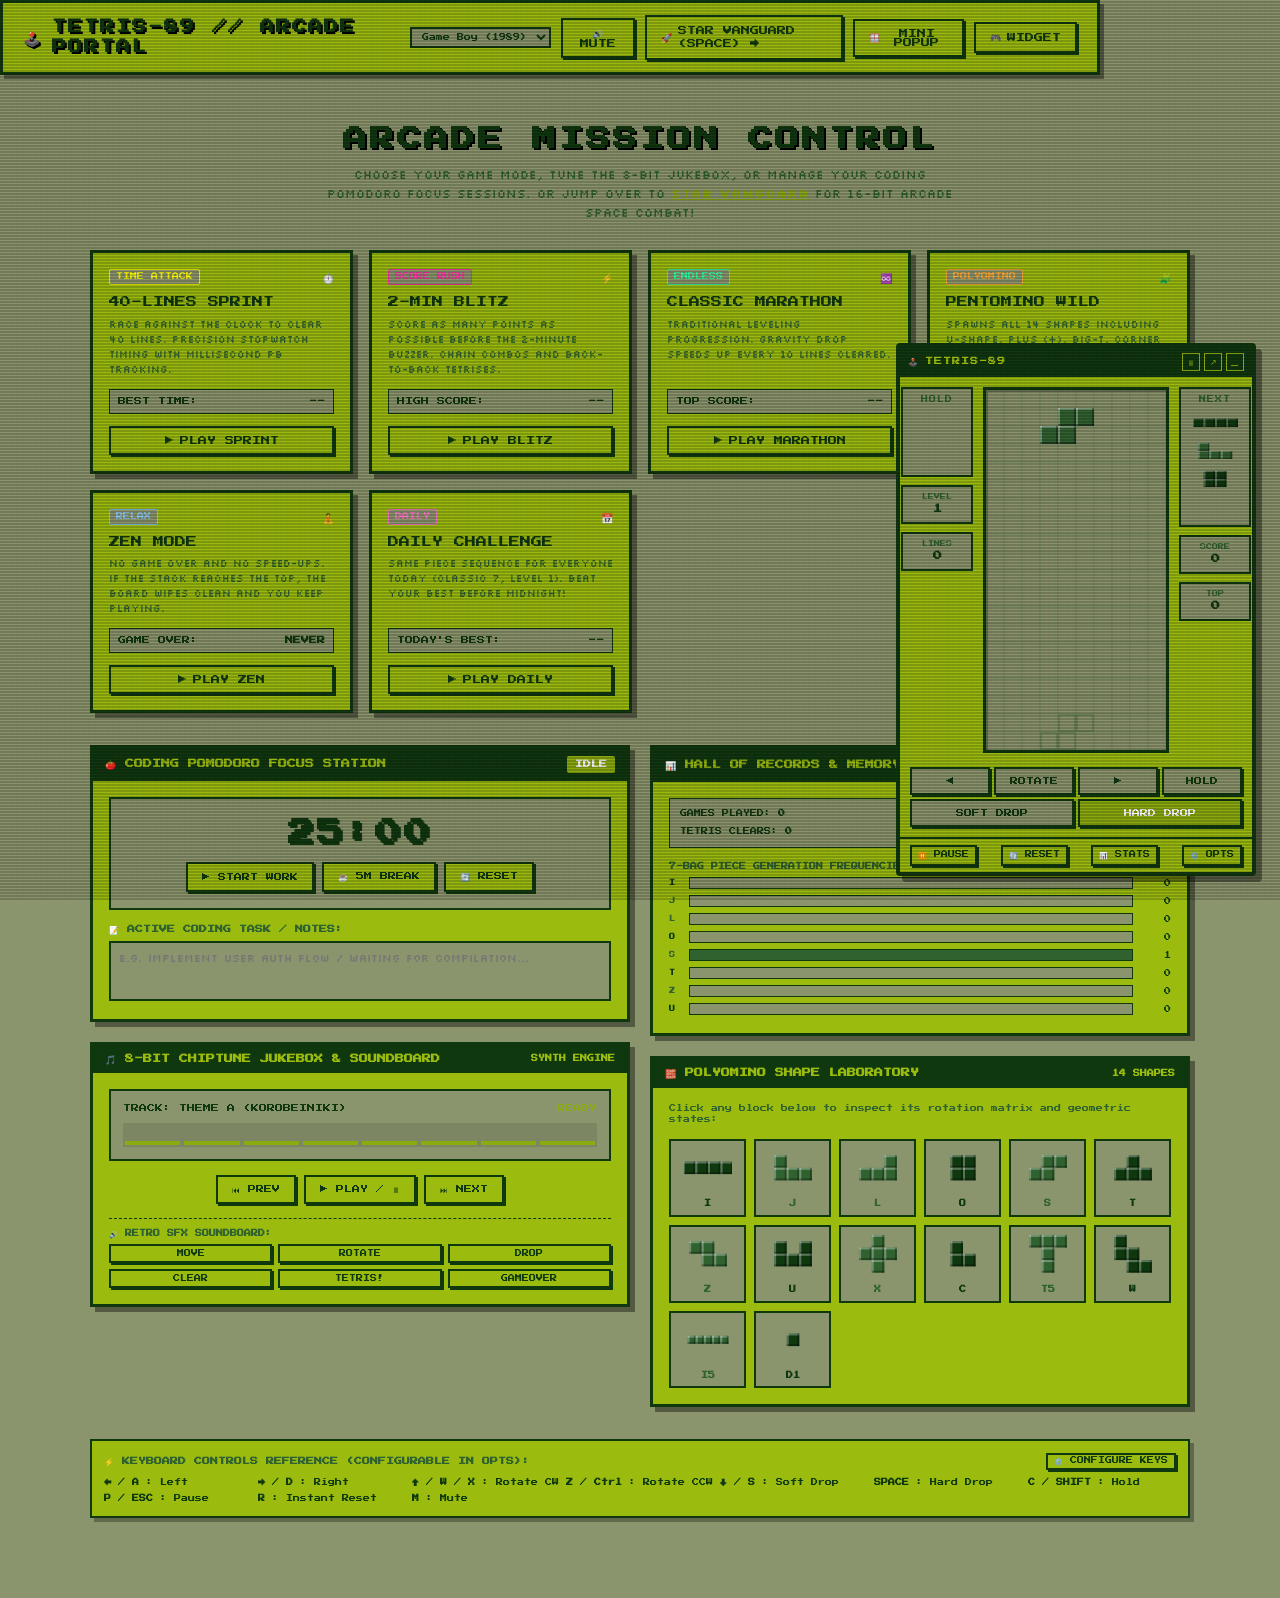
<file: index.html>
<!DOCTYPE html>
<html lang="en">
<head>
  <meta charset="UTF-8">
  <meta name="viewport" content="width=device-width, initial-scale=1.0">
  <title>Retro Classic Tetris - Mini Floating Popup</title>
  <link rel="stylesheet" href="css/style.css">
  <link rel="manifest" href="manifest.json">
  <link rel="icon" type="image/png" sizes="32x32" href="icons/favicon-32.png">
  <link rel="apple-touch-icon" href="icons/apple-touch-icon.png">
  <script>
    if ('serviceWorker' in navigator) {
      window.addEventListener('load', () => {
        navigator.serviceWorker.register('./sw.js').catch(err => console.log('SW registration error:', err));
      });
    }
  </script>
</head>
<body data-theme="gameboy">
  <div class="crt-overlay"></div>

  <!-- Top Navigation Bar -->
  <header class="portal-nav">
    <div class="portal-logo">
      <span>🕹️</span> TETRIS-89 // ARCADE PORTAL
    </div>
    <div class="portal-nav-actions">
      <select id="quick-theme-select" class="setting-select" title="Switch Theme">
        <option value="gameboy">Game Boy (1989)</option>
        <option value="nes">NES Classic</option>
        <option value="cyberpunk">Cyberpunk Neon</option>
        <option value="matrix">Matrix Phosphor</option>
      </select>
      <button id="quick-mute-btn" class="retro-btn" title="Toggle Sound (M)">🔊 MUTE</button>
      <a href="space.html" class="retro-btn primary" style="text-decoration: none;" title="Play Star Vanguard Space Shooter">
        <span>🚀</span> STAR VANGUARD (SPACE) →
      </a>
      <button id="btn-demo-popout" class="retro-btn" title="Open floating standalone popup window">
        <span>🪟</span> MINI POPUP
      </button>
      <button id="btn-demo-toggle-widget" class="retro-btn" title="Toggle floating widget">
        <span>🎮</span> WIDGET
      </button>
    </div>
  </header>

  <!-- Main Background Workspace & Arcade Portal -->
  <main class="workspace-container">
    <div class="portal-hero">
      <h1 class="portal-hero-title">ARCADE MISSION CONTROL</h1>
      <p class="portal-hero-sub">
        Choose your game mode, tune the 8-bit jukebox, or manage your coding Pomodoro focus sessions. Or jump over to <a href="space.html" style="color: var(--accent-color); font-weight: bold; text-decoration: underline;">Star Vanguard</a> for 16-bit arcade space combat!
      </p>
    </div>

    <!-- Mode Selection Cards Grid -->
    <section class="mode-cards-grid">
      <!-- Mode 1: Sprint 40 -->
      <div class="mode-card">
        <div>
          <div class="mode-card-header">
            <span class="mode-tag" style="color: #ffff00; border-color: #ffff00;">TIME ATTACK</span>
            <span>⏱️</span>
          </div>
          <div class="mode-card-title">40-LINES SPRINT</div>
          <div class="mode-card-desc">
            Race against the clock to clear 40 lines. Precision stopwatch timing with millisecond PB tracking.
          </div>
        </div>
        <div>
          <div class="mode-card-stat">
            <span>BEST TIME:</span>
            <b id="hub-sprint-pb">--</b>
          </div>
          <button class="retro-btn primary btn-launch-mode" data-mode="sprint40" style="width: 100%;">
            <span>▶</span> PLAY SPRINT
          </button>
        </div>
      </div>

      <!-- Mode 2: Blitz 2-Min -->
      <div class="mode-card">
        <div>
          <div class="mode-card-header">
            <span class="mode-tag" style="color: #ff33aa; border-color: #ff33aa;">SCORE RUSH</span>
            <span>⚡</span>
          </div>
          <div class="mode-card-title">2-MIN BLITZ</div>
          <div class="mode-card-desc">
            Score as many points as possible before the 2-minute buzzer. Chain combos and Back-to-Back Tetrises.
          </div>
        </div>
        <div>
          <div class="mode-card-stat">
            <span>HIGH SCORE:</span>
            <b id="hub-blitz-pb">--</b>
          </div>
          <button class="retro-btn primary btn-launch-mode" data-mode="blitz2min" style="width: 100%;">
            <span>▶</span> PLAY BLITZ
          </button>
        </div>
      </div>

      <!-- Mode 3: Marathon -->
      <div class="mode-card">
        <div>
          <div class="mode-card-header">
            <span class="mode-tag" style="color: #33ffaa; border-color: #33ffaa;">ENDLESS</span>
            <span>♾️</span>
          </div>
          <div class="mode-card-title">CLASSIC MARATHON</div>
          <div class="mode-card-desc">
            Traditional leveling progression. Gravity drop speeds up every 10 lines cleared.
          </div>
        </div>
        <div>
          <div class="mode-card-stat">
            <span>TOP SCORE:</span>
            <b id="hub-marathon-pb">--</b>
          </div>
          <button class="retro-btn primary btn-launch-mode" data-mode="marathon" style="width: 100%;">
            <span>▶</span> PLAY MARATHON
          </button>
        </div>
      </div>

      <!-- Mode 4: Pentomino Wild -->
      <div class="mode-card">
        <div>
          <div class="mode-card-header">
            <span class="mode-tag" style="color: #ffaa33; border-color: #ffaa33;">POLYOMINO</span>
            <span>🧩</span>
          </div>
          <div class="mode-card-title">PENTOMINO WILD</div>
          <div class="mode-card-desc">
            Spawns all 14 shapes including U-Shape, Plus (+), Big-T, Corner V, W-block, and Long-5!
          </div>
        </div>
        <div>
          <div class="mode-card-stat">
            <span>SHAPE SET:</span>
            <b>14 BLOCKS</b>
          </div>
          <button class="retro-btn primary btn-launch-mode" data-mode="marathon" data-shapes="pentomino" style="width: 100%;">
            <span>▶</span> PLAY WILD
          </button>
        </div>
      </div>

      <!-- Mode 5: Zen -->
      <div class="mode-card">
        <div>
          <div class="mode-card-header">
            <span class="mode-tag" style="color: #88ccff; border-color: #88ccff;">RELAX</span>
            <span>🧘</span>
          </div>
          <div class="mode-card-title">ZEN MODE</div>
          <div class="mode-card-desc">
            No game over and no speed-ups. If the stack reaches the top, the board wipes clean and you keep playing.
          </div>
        </div>
        <div>
          <div class="mode-card-stat">
            <span>GAME OVER:</span>
            <b>NEVER</b>
          </div>
          <button class="retro-btn primary btn-launch-mode" data-mode="zen" style="width: 100%;">
            <span>▶</span> PLAY ZEN
          </button>
        </div>
      </div>

      <!-- Mode 6: Daily Challenge -->
      <div class="mode-card">
        <div>
          <div class="mode-card-header">
            <span class="mode-tag" style="color: #ff77cc; border-color: #ff77cc;">DAILY</span>
            <span>📅</span>
          </div>
          <div class="mode-card-title">DAILY CHALLENGE</div>
          <div class="mode-card-desc">
            Same piece sequence for everyone today (classic 7, level 1). Beat your best before midnight!
          </div>
        </div>
        <div>
          <div class="mode-card-stat">
            <span>TODAY'S BEST:</span>
            <b id="hub-daily-pb">--</b>
          </div>
          <button class="retro-btn primary btn-launch-mode" data-mode="daily" style="width: 100%;">
            <span>▶</span> PLAY DAILY
          </button>
        </div>
      </div>
    </section>

    <!-- Hub 2-Column Dashboard Grid -->
    <div class="portal-dashboard-grid">
      <!-- Left Column: Pomodoro & Jukebox -->
      <div style="display: flex; flex-direction: column; gap: 20px;">
        <!-- Card 1: Coding Pomodoro Station -->
        <div class="portal-card">
          <div class="portal-card-header">
            <span>🍅 CODING POMODORO FOCUS STATION</span>
            <span id="hub-pomo-status" class="pomo-status-tag">WORK SESSION</span>
          </div>
          <div class="portal-card-body">
            <div class="pomo-dashboard">
              <div id="hub-pomo-clock" class="pomo-large-clock">25:00</div>
              <div style="display: flex; gap: 8px; flex-wrap: wrap; justify-content: center;">
                <button id="hub-pomo-start" class="retro-btn primary" style="font-size: 8px;">▶ START WORK</button>
                <button id="hub-pomo-break" class="retro-btn" style="font-size: 8px;">☕ 5M BREAK</button>
                <button id="hub-pomo-reset" class="retro-btn" style="font-size: 8px;">🔄 RESET</button>
              </div>
            </div>
            <div>
              <div style="font-size: 8px; color: var(--text-muted); margin-bottom: 6px; font-weight: bold;">📝 ACTIVE CODING TASK / NOTES:</div>
              <textarea id="hub-pomo-notes" class="retro-textarea" placeholder="e.g. Implement user auth flow / Waiting for compilation..."></textarea>
            </div>
          </div>
        </div>

        <!-- Card 2: 8-Bit Chiptune Jukebox -->
        <div class="portal-card">
          <div class="portal-card-header">
            <span>🎵 8-BIT CHIPTUNE JUKEBOX & SOUNDBOARD</span>
            <span style="font-size: 7px; color: var(--panel-bg);">SYNTH ENGINE</span>
          </div>
          <div class="portal-card-body">
            <div class="jukebox-screen">
              <div style="display: flex; justify-content: space-between; align-items: center; font-size: 8px;">
                <span id="jukebox-track-name">TRACK: THEME A (KOROBEINIKI)</span>
                <span id="jukebox-status" style="color: var(--accent-color);">READY</span>
              </div>
              <div class="eq-container">
                <div class="eq-bar"></div>
                <div class="eq-bar"></div>
                <div class="eq-bar"></div>
                <div class="eq-bar"></div>
                <div class="eq-bar"></div>
                <div class="eq-bar"></div>
                <div class="eq-bar"></div>
                <div class="eq-bar"></div>
              </div>
            </div>

            <div style="display: flex; gap: 8px; justify-content: center;">
              <button id="jb-prev" class="retro-btn" style="font-size: 8px;">⏮ PREV</button>
              <button id="jb-play" class="retro-btn primary" style="font-size: 8px;">▶ PLAY / ⏸</button>
              <button id="jb-next" class="retro-btn" style="font-size: 8px;">⏭ NEXT</button>
            </div>

            <div style="border-top: 1px dashed var(--panel-border); padding-top: 10px;">
              <div style="font-size: 7px; color: var(--text-muted); margin-bottom: 6px; font-weight: bold;">🔊 RETRO SFX SOUNDBOARD:</div>
              <div class="sfx-grid">
                <button class="retro-btn btn-sfx" data-sfx="move" style="font-size: 7px; padding: 4px;">MOVE</button>
                <button class="retro-btn btn-sfx" data-sfx="rotate" style="font-size: 7px; padding: 4px;">ROTATE</button>
                <button class="retro-btn btn-sfx" data-sfx="drop" style="font-size: 7px; padding: 4px;">DROP</button>
                <button class="retro-btn btn-sfx" data-sfx="clear" style="font-size: 7px; padding: 4px;">CLEAR</button>
                <button class="retro-btn btn-sfx" data-sfx="tetris" style="font-size: 7px; padding: 4px;">TETRIS!</button>
                <button class="retro-btn btn-sfx" data-sfx="gameover" style="font-size: 7px; padding: 4px;">GAMEOVER</button>
              </div>
            </div>
          </div>
        </div>
      </div>

      <!-- Right Column: Records, Stats Matrix & Shape Lab -->
      <div style="display: flex; flex-direction: column; gap: 20px;">
        <!-- Card 3: Hall of Records -->
        <div class="portal-card">
          <div class="portal-card-header">
            <span>📊 HALL OF RECORDS & MEMORY</span>
            <button id="btn-open-full-stats" class="hdr-btn" style="font-size: 7px; padding: 2px 6px;">EXPAND</button>
          </div>
          <div class="portal-card-body">
            <div style="display: grid; grid-template-columns: 1fr 1fr; gap: 8px; font-size: 7px; background: var(--bg-color); padding: 10px; border: 1px solid var(--panel-border);">
              <div>GAMES PLAYED: <b id="hub-games-count">0</b></div>
              <div>LINES CLEARED: <b id="hub-lines-count">0</b></div>
              <div>TETRIS CLEARS: <b id="hub-tetris-count">0</b></div>
              <div>MAX COMBO: <b id="hub-combo-count">0</b></div>
            </div>

            <div>
              <div style="font-size: 7px; color: var(--text-muted); margin-bottom: 6px; font-weight: bold;">7-BAG PIECE GENERATION FREQUENCIES:</div>
              <div id="hub-piece-bars" class="piece-bars" style="max-height: 140px; overflow-y: auto;"></div>
            </div>
          </div>
        </div>

        <!-- Card 4: Polyomino Shape Laboratory -->
        <div class="portal-card">
          <div class="portal-card-header">
            <span>🧱 POLYOMINO SHAPE LABORATORY</span>
            <span style="font-size: 7px; color: var(--panel-bg);">14 SHAPES</span>
          </div>
          <div class="portal-card-body">
            <div style="font-size: 7px; color: var(--text-muted); line-height: 1.5;">
              Click any block below to inspect its rotation matrix and geometric states:
            </div>
            <div id="shape-lab-container" class="shape-lab-grid">
              <!-- Dynamically populated 14 blocks -->
            </div>
            <div id="shape-lab-detail" style="font-size: 7px; background: var(--bg-color); border: 1px solid var(--panel-border); padding: 8px; display: none;">
              <b id="shape-detail-name">U-SHAPE (POLYOMINO)</b>
              <div id="shape-detail-desc" style="color: var(--text-muted); margin-top: 4px;">Standard 5-block concave horseshoe piece.</div>
            </div>
          </div>
        </div>
      </div>
    </div>

    <!-- Quick Keyboard Controls Bar -->
    <div style="width: 100%; background: var(--panel-bg); border: 2px solid var(--panel-border); padding: 12px; box-shadow: 4px 4px 0px rgba(0,0,0,0.3);">
      <div style="display: flex; justify-content: space-between; align-items: center; margin-bottom: 8px;">
        <span style="font-size: 8px; font-weight: bold; color: var(--text-muted);">⚡ KEYBOARD CONTROLS REFERENCE (CONFIGURABLE IN OPTS):</span>
        <button id="btn-demo-settings" class="retro-btn" style="font-size: 7px; padding: 2px 6px;">⚙️ CONFIGURE KEYS</button>
      </div>
      <div style="display: grid; grid-template-columns: repeat(auto-fit, minmax(130px, 1fr)); gap: 6px; font-size: 7px;">
        <div><b>← / A</b> : Left</div>
        <div><b>→ / D</b> : Right</div>
        <div><b>↑ / W / X</b> : Rotate CW</div>
        <div><b>Z / Ctrl</b> : Rotate CCW</div>
        <div><b>↓ / S</b> : Soft Drop</div>
        <div><b>SPACE</b> : Hard Drop</div>
        <div><b>C / SHIFT</b> : Hold</div>
        <div><b>P / ESC</b> : Pause</div>
        <div><b>R</b> : Instant Reset</div>
        <div><b>M</b> : Mute</div>
      </div>
    </div>
  </main>

  <!-- FLOATING DRAGGABLE TETRIS POPUP WIDGET -->
  <div id="tetris-widget" class="tetris-widget">
    <!-- Draggable Header -->
    <div id="widget-header" class="widget-header">
      <div class="widget-title">
        <span>🕹️</span> TETRIS-89
        <span id="pomo-badge" class="pomo-badge" title="Click to Toggle Work / Break Timer">🍅 25:00</span>
      </div>
      <div class="widget-controls">
        <button id="btn-pause-header" class="hdr-btn" title="Pause (P)">⏸</button>
        <button id="btn-popout" class="hdr-btn" title="Pop-out into Standalone Window">↗</button>
        <button id="btn-minimize" class="hdr-btn" title="Minimize to Corner Pill">_</button>
      </div>
    </div>

    <!-- Main Widget Body -->
    <div class="widget-body">
      <!-- Left Side Panel (Hold & Level/Lines) -->
      <div class="side-panel">
        <div class="side-box">
          <div class="side-box-title">HOLD</div>
          <canvas id="hold-canvas" class="side-canvas"></canvas>
        </div>

        <div class="stat-box">
          <div class="stat-label">LEVEL</div>
          <div id="level-val" class="stat-value">1</div>
        </div>

        <div class="stat-box">
          <div class="stat-label">LINES</div>
          <div id="lines-val" class="stat-value">0</div>
        </div>
      </div>

      <!-- Center Game Matrix -->
      <div class="matrix-container">
        <canvas id="tetris-canvas"></canvas>

        <!-- Line clear / Combo badge -->
        <div id="line-badge" class="line-clear-badge">+800</div>

        <!-- Pause Overlay -->
        <div id="pause-overlay" class="matrix-overlay">
          <div class="overlay-title">PAUSED</div>
          <div class="overlay-sub">PRESS 'P' OR BUTTON TO RESUME</div>
          <div style="display: flex; flex-direction: column; gap: 8px; width: 85%;">
            <button id="btn-unpause" class="retro-btn primary" style="font-size: 8px;">▶ RESUME</button>
            <button id="btn-restart-pause" class="retro-btn" style="font-size: 8px; border-color: #ff4444; color: #ff6666;">🔄 RESTART GAME</button>
          </div>
        </div>

        <!-- Game Over Overlay -->
        <div id="game-over-overlay" class="matrix-overlay">
          <div class="overlay-title" style="color: #ff3333;">GAME OVER</div>
          <div id="new-record-banner" style="font-size: 7px; color: #ffcc00; margin-bottom: 6px; display: none;">★ NEW HIGH SCORE! ★</div>
          <div class="overlay-sub">
            SCORE: <span id="final-score-val">0</span><br>
            LINES: <span id="final-lines-val">0</span>
          </div>
          <button id="btn-restart-game" class="retro-btn primary" style="font-size: 8px;">🔄 PLAY AGAIN</button>
        </div>

        <!-- Resume Saved Game Overlay -->
        <div id="resume-overlay" class="matrix-overlay">
          <div class="overlay-title">SAVED GAME FOUND</div>
          <div id="saved-score-info" class="overlay-sub">SCORE: 0 | LVL: 1</div>
          <div style="display: flex; flex-direction: column; gap: 6px; width: 85%;">
            <button id="btn-resume-saved" class="retro-btn primary" style="font-size: 7px;">▶ RESUME GAME</button>
            <button id="btn-new-instead" class="retro-btn" style="font-size: 7px;">✨ NEW GAME</button>
          </div>
        </div>
      </div>

      <!-- Right Side Panel (Next Queue & Score) -->
      <div class="side-panel">
        <div class="side-box">
          <div class="side-box-title">NEXT</div>
          <canvas id="next-canvas" class="side-canvas tall"></canvas>
        </div>

        <div class="stat-box">
          <div class="stat-label">SCORE</div>
          <div id="score-val" class="stat-value">0</div>
        </div>

        <div class="stat-box">
          <div class="stat-label">TOP</div>
          <div id="high-score-val" class="stat-value">0</div>
        </div>
      </div>
    </div>

    <!-- On-screen Quick Controls -->
    <div class="touch-controls">
      <button id="btn-left" class="touch-btn">◀</button>
      <button id="btn-rotate" class="touch-btn">ROTATE</button>
      <button id="btn-right" class="touch-btn">▶</button>
      <button id="btn-hold" class="touch-btn">HOLD</button>
      <button id="btn-down" class="touch-btn" style="grid-column: span 2;">SOFT DROP</button>
      <button id="btn-drop" class="touch-btn" style="grid-column: span 2; background: var(--accent-color); color: #fff;">HARD DROP</button>
    </div>

    <!-- Footer Toolbar -->
    <div class="widget-footer">
      <button id="btn-footer-pause" class="retro-btn" style="font-size: 7px; padding: 4px 6px;" title="Pause / Resume (P)">⏸️ PAUSE</button>
      <button id="btn-footer-restart" class="retro-btn" style="font-size: 7px; padding: 4px 6px;" title="Restart from Beginning">🔄 RESET</button>
      <button id="btn-stats" class="retro-btn" style="font-size: 7px; padding: 4px 6px;">📊 STATS</button>
      <button id="btn-settings" class="retro-btn" style="font-size: 7px; padding: 4px 6px;">⚙️ OPTS</button>
    </div>
  </div>

  <!-- MINIMIZED BOTTOM-RIGHT DOCK PILL -->
  <div id="tetris-pill" class="tetris-pill" title="Click to Restore Tetris">
    <span>🎮</span>
    <div>
      <div class="pill-title">TETRIS-89</div>
      <div class="pill-stat">SCORE: <span id="pill-score">0</span> (LVL <span id="pill-level">1</span>)</div>
    </div>
    <span style="font-size: 8px;">▲</span>
  </div>

  <!-- BACKDROP -->
  <div id="modal-backdrop" class="modal-backdrop"></div>

  <!-- SETTINGS MODAL -->
  <div id="settings-modal" class="retro-modal">
    <div class="modal-header">
      <span>⚙️ GAME OPTIONS & THEMES</span>
      <button id="btn-close-settings" class="hdr-btn">✕</button>
    </div>
    <div class="modal-body">
      <div class="modal-section-title">GAMEPLAY MODES & DIFFICULTY</div>
      <div class="setting-row">
        <span>Game Mode:</span>
        <select id="game-mode-select" class="setting-select">
          <option value="marathon">Classic Marathon (Endless)</option>
          <option value="sprint40">40 Lines Sprint (Time Attack)</option>
          <option value="blitz2min">2-Minute Blitz (Score Rush)</option>
          <option value="zen">Zen (No Game Over)</option>
          <option value="daily">Daily Challenge (Same Pieces Today)</option>
        </select>
      </div>

      <div class="setting-row">
        <span>Starting Level:</span>
        <select id="starting-level-select" class="setting-select">
          <option value="1">Level 1 (Easy)</option>
          <option value="3">Level 3 (Normal)</option>
          <option value="5">Level 5 (Medium)</option>
          <option value="8">Level 8 (Fast)</option>
          <option value="10">Level 10 (Hyper)</option>
          <option value="15">Level 15 (Grandmaster)</option>
        </select>
      </div>

      <div class="setting-row">
        <span>Shape Set / Mode:</span>
        <select id="piece-mode-select" class="setting-select">
          <option value="classic">Classic 7 (Standard 1989)</option>
          <option value="extended">Extended (U-Shape, +, Corner, T5, W)</option>
          <option value="pentomino">Master Wild (All 14 Polyominoes)</option>
        </select>
      </div>

      <div class="modal-section-title">CODING COMPANION & DISPLAY</div>
      <div class="setting-row">
        <span>Window Opacity:</span>
        <input type="range" id="opacity-slider" min="50" max="100" value="100" style="width: 100px;">
      </div>

      <div class="setting-row">
        <span>Widget Scale:</span>
        <select id="scale-select" class="setting-select">
          <option value="compact">Compact (320px)</option>
          <option value="normal">Standard (360px)</option>
          <option value="large">Expanded (430px)</option>
        </select>
      </div>

      <div class="setting-row">
        <span>Pomodoro Focus Companion:</span>
        <input type="checkbox" id="pomo-toggle">
      </div>

      <div class="modal-section-title">THEMES & VISUAL EFFECTS</div>
      <div class="setting-row">
        <span>Aesthetic Theme:</span>
        <select id="theme-select" class="setting-select">
          <option value="gameboy">Game Boy (1989)</option>
          <option value="nes">NES Classic</option>
          <option value="cyberpunk">Cyberpunk Neon</option>
          <option value="matrix">Matrix Phosphor</option>
        </select>
      </div>

      <div class="setting-row">
        <span>Hard Drop Screen Shake:</span>
        <input type="checkbox" id="shake-toggle" checked>
      </div>

      <div class="setting-row">
        <span>Line Clear Pixel Sparks:</span>
        <input type="checkbox" id="particle-toggle" checked>
      </div>

      <div class="setting-row">
        <span>CRT Scanline Shader:</span>
        <input type="checkbox" id="crt-toggle" checked>
      </div>

      <div class="setting-row">
        <span>Ghost Landing Piece:</span>
        <input type="checkbox" id="ghost-toggle" checked>
      </div>

      <div class="modal-section-title">8-BIT CHIPTUNE SYNTHESIZER</div>
      <div class="setting-row">
        <span>Music Track:</span>
        <select id="track-select" class="setting-select">
          <option value="themeA">Theme A (Korobeiniki - Classic)</option>
          <option value="themeB">Theme B (Troika - Upbeat Dance)</option>
          <option value="themeC">Theme C (Bradinsky - Arcade)</option>
        </select>
      </div>

      <div class="setting-row">
        <span>BGM Music Enabled:</span>
        <input type="checkbox" id="bgm-toggle" checked>
      </div>

      <div class="setting-row">
        <span>Music Volume:</span>
        <input type="range" id="bgm-volume-slider" min="0" max="100" value="30" style="width: 100px;">
      </div>

      <div class="setting-row">
        <span>Retro Sound Effects:</span>
        <input type="checkbox" id="sfx-toggle" checked>
      </div>

      <div class="setting-row">
        <span>Effects Volume:</span>
        <input type="range" id="sfx-volume-slider" min="0" max="100" value="55" style="width: 100px;">
      </div>

      <div class="modal-section-title">KEYBOARD CUSTOMIZER (CLICK TO REBIND)</div>
      <div id="keybinds-container" class="keybind-list">
        <!-- Rendered dynamically -->
      </div>
    </div>
  </div>

  <!-- STATS & PIECE GENERATION MEMORY MODAL -->
  <div id="stats-modal" class="retro-modal">
    <div class="modal-header">
      <span>📊 MEMORY & GENERATION STATS</span>
      <button id="btn-close-stats" class="hdr-btn">✕</button>
    </div>
    <div class="modal-body">
      <div class="modal-section-title">ALL-TIME RECORDS & PERSONAL BESTS</div>
      <div style="display: grid; grid-template-columns: 1fr 1fr; gap: 6px; font-size: 7px; margin-bottom: 6px;">
        <div>GAMES: <b id="stat-games-played">0</b></div>
        <div>LINES: <b id="stat-total-lines">0</b></div>
        <div>TETRIS: <b id="stat-tetris-count">0</b></div>
        <div>MAX COMBO: <b id="stat-max-combo">0</b></div>
        <div>SPRINT (40L): <b id="stat-sprint-record" style="color: #ffff00;">--</b></div>
        <div>BLITZ (2M): <b id="stat-blitz-record" style="color: #ff33aa;">--</b></div>
      </div>

      <div class="modal-section-title">7-BAG PIECE GENERATION HISTORY</div>
      <div id="piece-bars-container" class="piece-bars">
        <!-- Dynamically rendered bars -->
      </div>

      <div class="modal-section-title">TOP 5 HIGH SCORES (MARATHON)</div>
      <ul id="high-scores-list" style="padding-left: 0;"></ul>
    </div>
  </div>

  <!-- Script includes -->
  <script src="js/audio.js"></script>
  <script src="js/storage.js"></script>
  <script src="js/engine.js"></script>
  <script src="js/ui.js"></script>
  <script>
    // Initialize UI on DOM load
    let tetrisUI = null;
    window.addEventListener('DOMContentLoaded', () => {
      tetrisUI = new TetrisUI(false);

      // Workspace helper buttons
      document.getElementById('btn-demo-pause')?.addEventListener('click', () => {
        tetrisUI.engine.togglePause();
      });

      document.getElementById('btn-demo-restart')?.addEventListener('click', () => {
        if (tetrisUI.pauseOverlay) tetrisUI.pauseOverlay.classList.remove('active');
        if (tetrisUI.gameOverOverlay) tetrisUI.gameOverOverlay.classList.remove('active');
        if (tetrisUI.resumeOverlay) tetrisUI.resumeOverlay.classList.remove('active');
        tetrisUI.engine.startNewGame();
      });

      document.getElementById('btn-demo-popout')?.addEventListener('click', () => {
        const popupWidth = 380;
        const popupHeight = 640;
        const left = window.screenX + window.outerWidth - popupWidth - 20;
        const top = window.screenY + 50;
        window.open('popup.html', 'TetrisPopup', `width=${popupWidth},height=${popupHeight},left=${left},top=${top},resizable=yes`);
      });

      document.getElementById('btn-demo-toggle-widget')?.addEventListener('click', () => {
        const widget = document.getElementById('tetris-widget');
        const pill = document.getElementById('tetris-pill');
        if (widget.classList.contains('minimized')) {
          tetrisUI.restore();
        } else {
          tetrisUI.minimize();
        }
      });

      document.getElementById('btn-demo-stats')?.addEventListener('click', () => {
        document.getElementById('btn-stats')?.click();
      });

      document.getElementById('btn-demo-settings')?.addEventListener('click', () => {
        document.getElementById('btn-settings')?.click();
      });
    });
  </script>
</body>
</html>
</file>
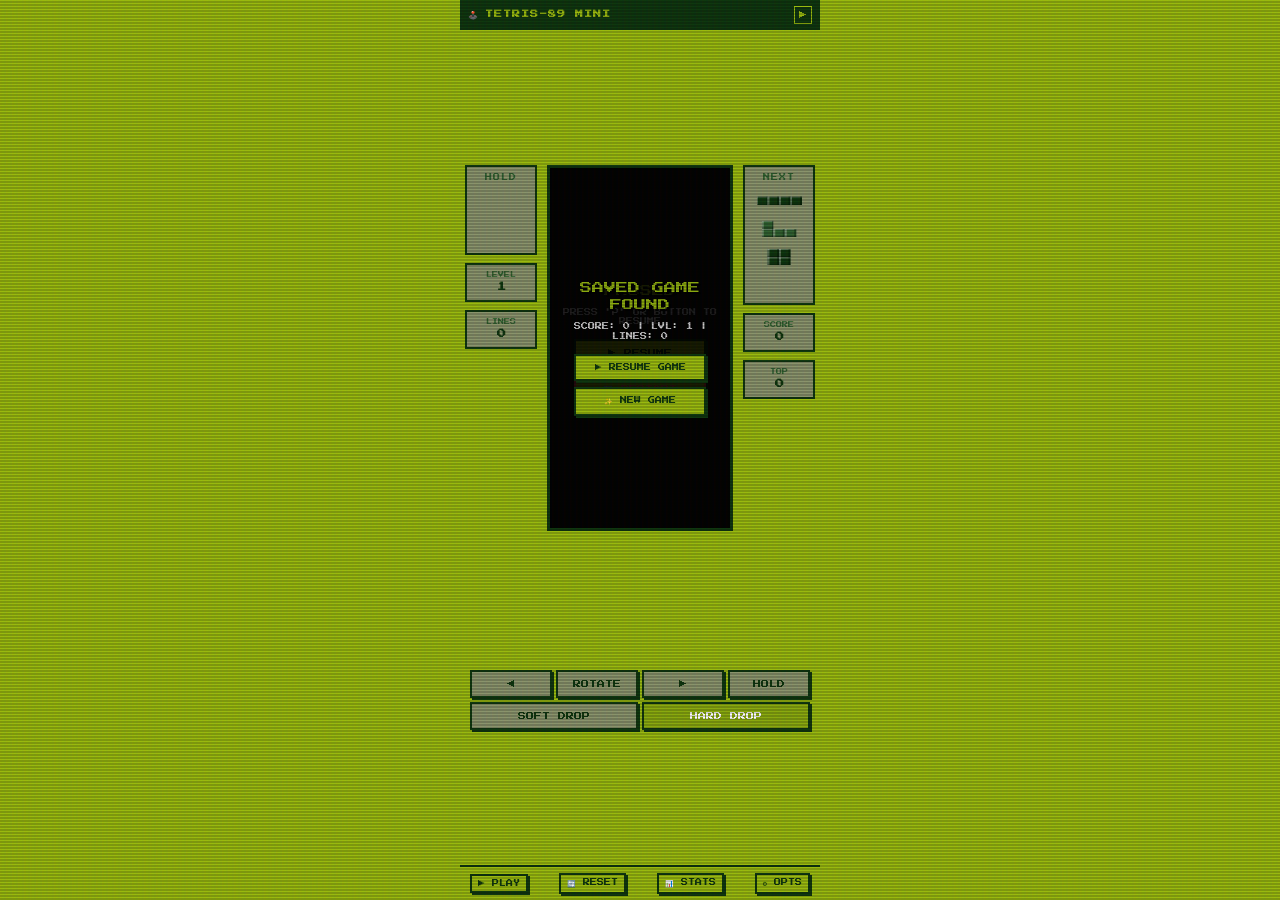
<file: popup.html>
<!DOCTYPE html>
<html lang="en">
<head>
  <meta charset="UTF-8">
  <meta name="viewport" content="width=device-width, initial-scale=1.0">
  <title>Tetris 89 (Mini Popup)</title>
  <link rel="stylesheet" href="css/style.css">
  <link rel="manifest" href="manifest.json">
  <link rel="icon" type="image/png" sizes="32x32" href="icons/favicon-32.png">
  <link rel="apple-touch-icon" href="icons/apple-touch-icon.png">
  <script>
    if ('serviceWorker' in navigator) {
      window.addEventListener('load', () => {
        navigator.serviceWorker.register('./sw.js').catch(err => console.log('SW registration error:', err));
      });
    }
  </script>
  <style>
    /* Standalone Popup specific layout overrides */
    body {
      background-color: var(--panel-bg);
      display: flex;
      justify-content: center;
      align-items: center;
      height: 100vh;
      overflow: hidden;
    }
    .tetris-widget {
      position: static;
      box-shadow: none;
      border: none;
      width: 100%;
      height: 100%;
      border-radius: 0;
      justify-content: space-between;
    }
    #widget-header {
      cursor: default;
    }
    #btn-popout, #btn-minimize {
      display: none;
    }
  </style>
</head>
<body data-theme="gameboy">
  <div class="crt-overlay"></div>

  <!-- STANDALONE TETRIS POPUP WIDGET -->
  <div id="tetris-widget" class="tetris-widget">
    <!-- Header -->
    <div id="widget-header" class="widget-header">
      <div class="widget-title">
        <span>🕹️</span> TETRIS-89 MINI
        <span id="pomo-badge" class="pomo-badge" title="Click to Toggle Work / Break Timer">🍅 25:00</span>
      </div>
      <div class="widget-controls">
        <button id="btn-pause-header" class="hdr-btn" title="Pause (P)">⏸</button>
      </div>
    </div>

    <!-- Main Widget Body -->
    <div class="widget-body">
      <!-- Left Side Panel (Hold & Level/Lines) -->
      <div class="side-panel">
        <div class="side-box">
          <div class="side-box-title">HOLD</div>
          <canvas id="hold-canvas" class="side-canvas"></canvas>
        </div>

        <div class="stat-box">
          <div class="stat-label">LEVEL</div>
          <div id="level-val" class="stat-value">1</div>
        </div>

        <div class="stat-box">
          <div class="stat-label">LINES</div>
          <div id="lines-val" class="stat-value">0</div>
        </div>
      </div>

      <!-- Center Game Matrix -->
      <div class="matrix-container">
        <canvas id="tetris-canvas"></canvas>

        <!-- Line clear / Combo badge -->
        <div id="line-badge" class="line-clear-badge">+800</div>

        <!-- Pause Overlay -->
        <div id="pause-overlay" class="matrix-overlay">
          <div class="overlay-title">PAUSED</div>
          <div class="overlay-sub">PRESS 'P' OR BUTTON TO RESUME</div>
          <div style="display: flex; flex-direction: column; gap: 8px; width: 85%;">
            <button id="btn-unpause" class="retro-btn primary" style="font-size: 8px;">▶ RESUME</button>
            <button id="btn-restart-pause" class="retro-btn" style="font-size: 8px; border-color: #ff4444; color: #ff6666;">🔄 RESTART GAME</button>
          </div>
        </div>

        <!-- Game Over Overlay -->
        <div id="game-over-overlay" class="matrix-overlay">
          <div class="overlay-title" style="color: #ff3333;">GAME OVER</div>
          <div id="new-record-banner" style="font-size: 7px; color: #ffcc00; margin-bottom: 6px; display: none;">★ NEW HIGH SCORE! ★</div>
          <div class="overlay-sub">
            SCORE: <span id="final-score-val">0</span><br>
            LINES: <span id="final-lines-val">0</span>
          </div>
          <button id="btn-restart-game" class="retro-btn primary" style="font-size: 8px;">🔄 PLAY AGAIN</button>
        </div>

        <!-- Resume Saved Game Overlay -->
        <div id="resume-overlay" class="matrix-overlay">
          <div class="overlay-title">SAVED GAME FOUND</div>
          <div id="saved-score-info" class="overlay-sub">SCORE: 0 | LVL: 1</div>
          <div style="display: flex; flex-direction: column; gap: 6px; width: 85%;">
            <button id="btn-resume-saved" class="retro-btn primary" style="font-size: 7px;">▶ RESUME GAME</button>
            <button id="btn-new-instead" class="retro-btn" style="font-size: 7px;">✨ NEW GAME</button>
          </div>
        </div>
      </div>

      <!-- Right Side Panel (Next Queue & Score) -->
      <div class="side-panel">
        <div class="side-box">
          <div class="side-box-title">NEXT</div>
          <canvas id="next-canvas" class="side-canvas tall"></canvas>
        </div>

        <div class="stat-box">
          <div class="stat-label">SCORE</div>
          <div id="score-val" class="stat-value">0</div>
        </div>

        <div class="stat-box">
          <div class="stat-label">TOP</div>
          <div id="high-score-val" class="stat-value">0</div>
        </div>
      </div>
    </div>

    <!-- On-screen Quick Controls -->
    <div class="touch-controls">
      <button id="btn-left" class="touch-btn">◀</button>
      <button id="btn-rotate" class="touch-btn">ROTATE</button>
      <button id="btn-right" class="touch-btn">▶</button>
      <button id="btn-hold" class="touch-btn">HOLD</button>
      <button id="btn-down" class="touch-btn" style="grid-column: span 2;">SOFT DROP</button>
      <button id="btn-drop" class="touch-btn" style="grid-column: span 2; background: var(--accent-color); color: #fff;">HARD DROP</button>
    </div>

    <!-- Footer Toolbar -->
    <div class="widget-footer">
      <button id="btn-footer-pause" class="retro-btn" style="font-size: 7px; padding: 4px 6px;" title="Pause / Resume (P)">⏸️ PAUSE</button>
      <button id="btn-footer-restart" class="retro-btn" style="font-size: 7px; padding: 4px 6px;" title="Restart from Beginning">🔄 RESET</button>
      <button id="btn-stats" class="retro-btn" style="font-size: 7px; padding: 4px 6px;">📊 STATS</button>
      <button id="btn-settings" class="retro-btn" style="font-size: 7px; padding: 4px 6px;">⚙️ OPTS</button>
    </div>
  </div>

  <!-- BACKDROP -->
  <div id="modal-backdrop" class="modal-backdrop"></div>

  <!-- SETTINGS MODAL -->
  <div id="settings-modal" class="retro-modal">
    <div class="modal-header">
      <span>⚙️ GAME OPTIONS & THEMES</span>
      <button id="btn-close-settings" class="hdr-btn">✕</button>
    </div>
    <div class="modal-body">
      <div class="modal-section-title">GAMEPLAY MODES & DIFFICULTY</div>
      <div class="setting-row">
        <span>Game Mode:</span>
        <select id="game-mode-select" class="setting-select">
          <option value="marathon">Classic Marathon (Endless)</option>
          <option value="sprint40">40 Lines Sprint (Time Attack)</option>
          <option value="blitz2min">2-Minute Blitz (Score Rush)</option>
          <option value="zen">Zen (No Game Over)</option>
          <option value="daily">Daily Challenge (Same Pieces Today)</option>
        </select>
      </div>

      <div class="setting-row">
        <span>Starting Level:</span>
        <select id="starting-level-select" class="setting-select">
          <option value="1">Level 1 (Easy)</option>
          <option value="3">Level 3 (Normal)</option>
          <option value="5">Level 5 (Medium)</option>
          <option value="8">Level 8 (Fast)</option>
          <option value="10">Level 10 (Hyper)</option>
          <option value="15">Level 15 (Grandmaster)</option>
        </select>
      </div>

      <div class="setting-row">
        <span>Shape Set / Mode:</span>
        <select id="piece-mode-select" class="setting-select">
          <option value="classic">Classic 7 (Standard 1989)</option>
          <option value="extended">Extended (U-Shape, +, Corner, T5, W)</option>
          <option value="pentomino">Master Wild (All 14 Polyominoes)</option>
        </select>
      </div>

      <div class="modal-section-title">CODING COMPANION & DISPLAY</div>
      <div class="setting-row">
        <span>Window Opacity:</span>
        <input type="range" id="opacity-slider" min="50" max="100" value="100" style="width: 100px;">
      </div>

      <div class="setting-row">
        <span>Pomodoro Focus Companion:</span>
        <input type="checkbox" id="pomo-toggle">
      </div>

      <div class="modal-section-title">THEMES & VISUAL EFFECTS</div>
      <div class="setting-row">
        <span>Aesthetic Theme:</span>
        <select id="theme-select" class="setting-select">
          <option value="gameboy">Game Boy (1989)</option>
          <option value="nes">NES Classic</option>
          <option value="cyberpunk">Cyberpunk Neon</option>
          <option value="matrix">Matrix Phosphor</option>
        </select>
      </div>

      <div class="setting-row">
        <span>Hard Drop Screen Shake:</span>
        <input type="checkbox" id="shake-toggle" checked>
      </div>

      <div class="setting-row">
        <span>Line Clear Pixel Sparks:</span>
        <input type="checkbox" id="particle-toggle" checked>
      </div>

      <div class="setting-row">
        <span>CRT Scanline Shader:</span>
        <input type="checkbox" id="crt-toggle" checked>
      </div>

      <div class="setting-row">
        <span>Ghost Landing Piece:</span>
        <input type="checkbox" id="ghost-toggle" checked>
      </div>

      <div class="modal-section-title">8-BIT CHIPTUNE SYNTHESIZER</div>
      <div class="setting-row">
        <span>Music Track:</span>
        <select id="track-select" class="setting-select">
          <option value="themeA">Theme A (Korobeiniki - Classic)</option>
          <option value="themeB">Theme B (Troika - Upbeat Dance)</option>
          <option value="themeC">Theme C (Bradinsky - Arcade)</option>
        </select>
      </div>

      <div class="setting-row">
        <span>BGM Music Enabled:</span>
        <input type="checkbox" id="bgm-toggle" checked>
      </div>

      <div class="setting-row">
        <span>Music Volume:</span>
        <input type="range" id="bgm-volume-slider" min="0" max="100" value="30" style="width: 100px;">
      </div>

      <div class="setting-row">
        <span>Retro Sound Effects:</span>
        <input type="checkbox" id="sfx-toggle" checked>
      </div>

      <div class="setting-row">
        <span>Effects Volume:</span>
        <input type="range" id="sfx-volume-slider" min="0" max="100" value="55" style="width: 100px;">
      </div>

      <div class="modal-section-title">KEYBOARD CUSTOMIZER (CLICK TO REBIND)</div>
      <div id="keybinds-container" class="keybind-list">
        <!-- Rendered dynamically -->
      </div>
    </div>
  </div>

  <!-- STATS & PIECE GENERATION MEMORY MODAL -->
  <div id="stats-modal" class="retro-modal">
    <div class="modal-header">
      <span>📊 MEMORY & GENERATION STATS</span>
      <button id="btn-close-stats" class="hdr-btn">✕</button>
    </div>
    <div class="modal-body">
      <div class="modal-section-title">ALL-TIME RECORDS & PERSONAL BESTS</div>
      <div style="display: grid; grid-template-columns: 1fr 1fr; gap: 6px; font-size: 7px; margin-bottom: 6px;">
        <div>GAMES: <b id="stat-games-played">0</b></div>
        <div>LINES: <b id="stat-total-lines">0</b></div>
        <div>TETRIS: <b id="stat-tetris-count">0</b></div>
        <div>MAX COMBO: <b id="stat-max-combo">0</b></div>
        <div>SPRINT (40L): <b id="stat-sprint-record" style="color: #ffff00;">--</b></div>
        <div>BLITZ (2M): <b id="stat-blitz-record" style="color: #ff33aa;">--</b></div>
      </div>

      <div class="modal-section-title">7-BAG PIECE GENERATION HISTORY</div>
      <div id="piece-bars-container" class="piece-bars"></div>

      <div class="modal-section-title">TOP 5 HIGH SCORES (MARATHON)</div>
      <ul id="high-scores-list" style="padding-left: 0;"></ul>
    </div>
  </div>

  <!-- Script includes -->
  <script src="js/audio.js"></script>
  <script src="js/storage.js"></script>
  <script src="js/engine.js"></script>
  <script src="js/ui.js"></script>
  <script>
    let tetrisUI = null;
    window.addEventListener('DOMContentLoaded', () => {
      tetrisUI = new TetrisUI(true); // Standalone popup mode
    });
  </script>
</body>
</html>
</file>
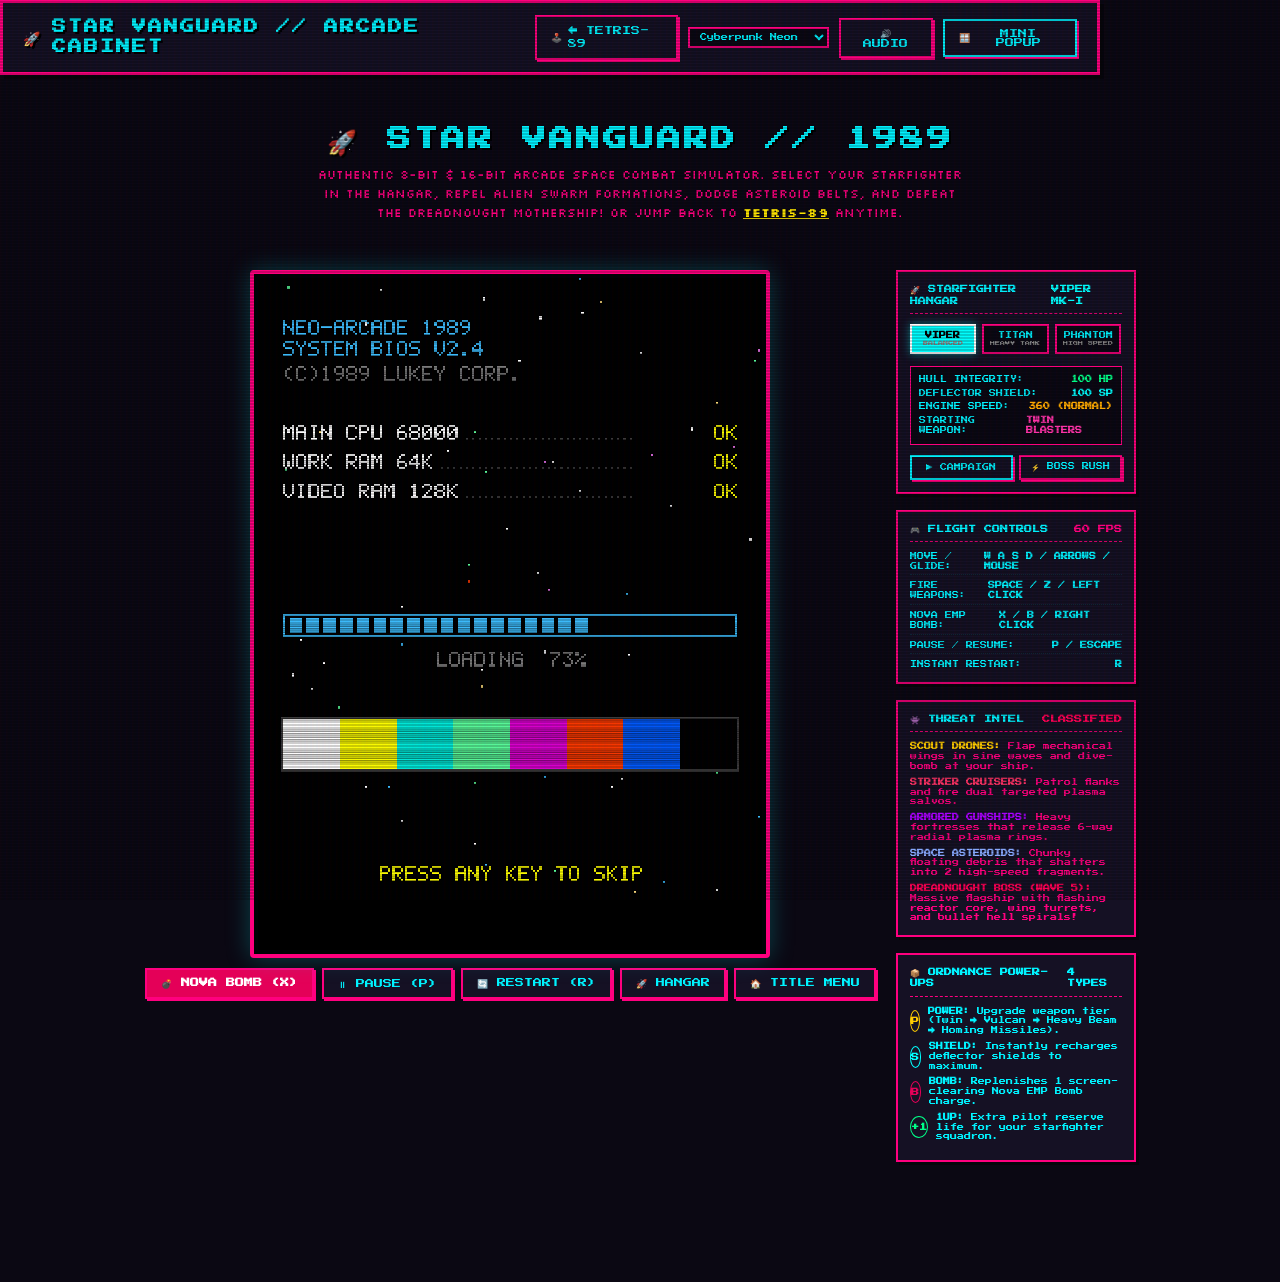
<file: space.html>
<!DOCTYPE html>
<html lang="en">
<head>
  <meta charset="UTF-8">
  <meta name="viewport" content="width=device-width, initial-scale=1.0">
  <title>Star Vanguard - 8-Bit Retro Space Arcade</title>
  <link rel="stylesheet" href="css/style.css">
  <link rel="manifest" href="manifest.json">
  <link rel="apple-touch-icon" href="icons/apple-touch-icon.png">
  <link rel="icon" href="data:image/svg+xml,<svg xmlns='http://www.w3.org/2000/svg' viewBox='0 0 100 100'><polygon points='50,10 90,85 50,70 10,85' fill='%2300ffff'/></svg>">
  <style>
    /* Dedicated Page Styling for Star Vanguard */
    .space-page-container {
      width: 100%;
      max-width: 1100px;
      margin: 0 auto;
      display: flex;
      flex-direction: column;
      align-items: center;
      gap: 20px;
      padding-bottom: 40px;
    }
    .ship-select-btn {
      background: var(--bg-color);
      border: 2px solid var(--panel-border);
      color: var(--text-main);
      font-family: var(--font-pixel);
      font-size: 7px;
      padding: 6px 4px;
      cursor: pointer;
      text-align: center;
      transition: all 0.15s ease;
    }
    .ship-select-btn:hover {
      background: rgba(0, 240, 240, 0.15);
      border-color: #00ffff;
    }
    .ship-select-btn.active {
      background: #00ffff;
      color: #000000;
      border-color: #ffffff;
      font-weight: bold;
      box-shadow: 0 0 8px rgba(0, 240, 240, 0.5);
    }
  </style>
  <script>
    if ('serviceWorker' in navigator) {
      window.addEventListener('load', () => {
        navigator.serviceWorker.register('./sw.js').catch(err => console.log('SW registration error:', err));
      });
    }
  </script>
</head>
<body data-theme="cyberpunk">
  <div class="crt-overlay"></div>

  <!-- Top Navigation Bar -->
  <header class="portal-nav">
    <div class="portal-logo">
      <span>🚀</span> STAR VANGUARD // ARCADE CABINET
    </div>

    <div class="portal-nav-actions">
      <a href="index.html" class="retro-btn" style="text-decoration: none;" title="Back to Classic Tetris-89">
        <span>🕹️</span> ← TETRIS-89
      </a>
      <select id="quick-theme-select" class="setting-select" title="Switch Theme">
        <option value="cyberpunk" selected>Cyberpunk Neon</option>
        <option value="gameboy">Game Boy (1989)</option>
        <option value="nes">NES Classic</option>
        <option value="matrix">Matrix Phosphor</option>
      </select>
      <button id="btn-space-audio" class="retro-btn" title="Toggle Sound (M)">🔊 AUDIO</button>
      <button id="btn-space-popout" class="retro-btn primary" title="Open floating standalone popup window">
        <span>🪟</span> MINI POPUP
      </button>
    </div>
  </header>

  <!-- Main Arcade Portal Container -->
  <main class="workspace-container">
    <div class="space-page-container">
      <div class="portal-hero">
        <h1 class="portal-hero-title">🚀 STAR VANGUARD // 1989</h1>
        <p class="portal-hero-sub">
          Authentic 8-bit & 16-bit arcade space combat simulator. Select your starfighter in the hangar, repel alien swarm formations, dodge asteroid belts, and defeat the Dreadnought mothership! Or jump back to <a href="index.html" style="color: var(--accent-color); font-weight: bold; text-decoration: underline;">Tetris-89</a> anytime.
        </p>
      </div>

      <!-- Arcade Cabinet Layout: Canvas on Left, Controls & Hangar on Right -->
      <div class="space-cabinet-layout">
        <!-- Arcade Screen & Action Bar -->
        <div style="display: flex; flex-direction: column; align-items: center; gap: 10px;">
          <div class="space-arcade-frame" id="space-game-container">
            <canvas id="space-canvas" width="480" height="640"></canvas>
          </div>

          <!-- Bottom Action Bar -->
          <div class="space-action-bar">
            <button id="btn-space-bomb" class="retro-btn" style="background: #e40058; color: #fff; font-weight: bold;">
              💣 NOVA BOMB (X)
            </button>
            <button id="btn-space-pause" class="retro-btn">
              ⏸ PAUSE (P)
            </button>
            <button id="btn-space-restart" class="retro-btn">
              🔄 RESTART (R)
            </button>
            <button id="btn-space-hangar" class="retro-btn">
              🚀 HANGAR
            </button>
            <button id="btn-space-title" class="retro-btn">
              🏠 TITLE MENU
            </button>
          </div>
        </div>

        <!-- Sidebar Dashboard -->
        <div class="space-side-panel">
          <!-- Card 1: Fighter Hangar Selection -->
          <div class="space-card">
            <div class="space-card-title">
              <span>🚀 STARFIGHTER HANGAR</span>
              <span id="active-ship-badge" style="color: #00ffff; font-weight: bold;">VIPER MK-I</span>
            </div>
            
            <div style="display: grid; grid-template-columns: 1fr 1fr 1fr; gap: 6px; margin-bottom: 12px;">
              <button id="btn-ship-viper" class="ship-select-btn active">
                <div>VIPER</div>
                <div style="font-size: 5px; color: #888; margin-top: 2px;">BALANCED</div>
              </button>
              <button id="btn-ship-titan" class="ship-select-btn">
                <div>TITAN</div>
                <div style="font-size: 5px; color: #888; margin-top: 2px;">HEAVY TANK</div>
              </button>
              <button id="btn-ship-phantom" class="ship-select-btn">
                <div>PHANTOM</div>
                <div style="font-size: 5px; color: #888; margin-top: 2px;">HIGH SPEED</div>
              </button>
            </div>

            <!-- Ship Spec Details -->
            <div id="ship-stats-display" style="background: var(--bg-color); border: 1px solid var(--panel-border); padding: 8px; font-size: 7px; margin-bottom: 10px;">
              <div style="display: flex; justify-content: space-between; margin-bottom: 4px;">
                <span>HULL INTEGRITY:</span>
                <b id="spec-hp" style="color: #00ff88;">100 HP</b>
              </div>
              <div style="display: flex; justify-content: space-between; margin-bottom: 4px;">
                <span>DEFLECTOR SHIELD:</span>
                <b id="spec-shield" style="color: #00ffff;">100 SP</b>
              </div>
              <div style="display: flex; justify-content: space-between; margin-bottom: 4px;">
                <span>ENGINE SPEED:</span>
                <b id="spec-speed" style="color: #ffaa00;">360 (NORMAL)</b>
              </div>
              <div style="display: flex; justify-content: space-between;">
                <span>STARTING WEAPON:</span>
                <b id="spec-weapon" style="color: #ff33aa;">TWIN BLASTERS</b>
              </div>
            </div>

            <!-- Launch Mode Buttons -->
            <div style="display: flex; gap: 6px;">
              <button id="btn-mode-campaign" class="retro-btn primary" style="flex: 1; font-size: 7px; padding: 6px 2px;">
                ▶ CAMPAIGN
              </button>
              <button id="btn-mode-boss" class="retro-btn" style="flex: 1; font-size: 7px; padding: 6px 2px;">
                ⚡ BOSS RUSH
              </button>
            </div>
          </div>

          <!-- Card 2: Flight Controls & Tactics -->
          <div class="space-card">
            <div class="space-card-title">
              <span>🎮 FLIGHT CONTROLS</span>
              <span style="color: var(--text-muted);">60 FPS</span>
            </div>
            <div style="display: flex; flex-direction: column; gap: 6px; font-size: 7px;">
              <div style="display: flex; justify-content: space-between; border-bottom: 1px dotted var(--grid-line); padding-bottom: 3px;">
                <span>MOVE / GLIDE:</span>
                <b>W A S D / ARROWS / MOUSE</b>
              </div>
              <div style="display: flex; justify-content: space-between; border-bottom: 1px dotted var(--grid-line); padding-bottom: 3px;">
                <span>FIRE WEAPONS:</span>
                <b>SPACE / Z / LEFT CLICK</b>
              </div>
              <div style="display: flex; justify-content: space-between; border-bottom: 1px dotted var(--grid-line); padding-bottom: 3px;">
                <span>NOVA EMP BOMB:</span>
                <b>X / B / RIGHT CLICK</b>
              </div>
              <div style="display: flex; justify-content: space-between; border-bottom: 1px dotted var(--grid-line); padding-bottom: 3px;">
                <span>PAUSE / RESUME:</span>
                <b>P / ESCAPE</b>
              </div>
              <div style="display: flex; justify-content: space-between;">
                <span>INSTANT RESTART:</span>
                <b>R</b>
              </div>
            </div>
          </div>

          <!-- Card 3: Hostile Fleet Threat Intel -->
          <div class="space-card">
            <div class="space-card-title">
              <span>👾 THREAT INTEL</span>
              <span style="color: #ff0055;">CLASSIFIED</span>
            </div>
            <div style="display: flex; flex-direction: column; gap: 6px; font-size: 7px; color: var(--text-muted);">
              <div><b style="color: #ffcc00;">SCOUT DRONES:</b> Flap mechanical wings in sine waves and dive-bomb at your ship.</div>
              <div><b style="color: #ff3366;">STRIKER CRUISERS:</b> Patrol flanks and fire dual targeted plasma salvos.</div>
              <div><b style="color: #aa00ff;">ARMORED GUNSHIPS:</b> Heavy fortresses that release 6-way radial plasma rings.</div>
              <div><b style="color: #88aaff;">SPACE ASTEROIDS:</b> Chunky floating debris that shatters into 2 high-speed fragments.</div>
              <div><b style="color: #ff0055;">DREADNOUGHT BOSS (WAVE 5):</b> Massive flagship with flashing reactor core, wing turrets, and bullet hell spirals!</div>
            </div>
          </div>

          <!-- Card 4: Ordnance & Power-Ups -->
          <div class="space-card">
            <div class="space-card-title">
              <span>📦 ORDNANCE POWER-UPS</span>
              <span>4 TYPES</span>
            </div>
            <div class="powerup-row">
              <span class="powerup-badge" style="color: #ffcc00; border-color: #ffcc00;">P</span>
              <div><b>POWER:</b> Upgrade weapon tier (Twin → Vulcan → Heavy Beam → Homing Missiles).</div>
            </div>
            <div class="powerup-row">
              <span class="powerup-badge" style="color: #00ffff; border-color: #00ffff;">S</span>
              <div><b>SHIELD:</b> Instantly recharges deflector shields to maximum.</div>
            </div>
            <div class="powerup-row">
              <span class="powerup-badge" style="color: #e40058; border-color: #e40058;">B</span>
              <div><b>BOMB:</b> Replenishes 1 screen-clearing Nova EMP Bomb charge.</div>
            </div>
            <div class="powerup-row">
              <span class="powerup-badge" style="color: #00ff88; border-color: #00ff88;">+1</span>
              <div><b>1UP:</b> Extra pilot reserve life for your starfighter squadron.</div>
            </div>
          </div>
        </div>
      </div>
    </div>
  </main>

  <!-- Script Includes -->
  <script src="js/space_sprites.js"></script>
  <script src="js/space_pixel.js"></script>
  <script src="js/space_audio.js"></script>
  <script src="js/space_engine.js"></script>
  <script src="js/space_ui.js"></script>
  <script>
    let spaceUI = null;

    window.addEventListener('DOMContentLoaded', () => {
      // 1. Initialize Space UI
      spaceUI = new SpaceUI('space-game-container', false);

      // 2. Action buttons
      document.getElementById('btn-space-bomb')?.addEventListener('click', () => {
        spaceUI.engine.triggerNovaBomb();
      });

      document.getElementById('btn-space-pause')?.addEventListener('click', () => {
        spaceUI.togglePause();
        const btn = document.getElementById('btn-space-pause');
        if (btn) btn.textContent = spaceUI.engine.isPaused ? '▶ RESUME (P)' : '⏸ PAUSE (P)';
      });

      document.getElementById('btn-space-restart')?.addEventListener('click', () => {
        spaceUI.engine.startMission(spaceUI.engine.gameMode);
      });

      document.getElementById('btn-space-hangar')?.addEventListener('click', () => {
        spaceUI.engine.goToHangar();
      });

      document.getElementById('btn-space-title')?.addEventListener('click', () => {
        spaceUI.engine.goToTitle();
      });

      document.getElementById('btn-space-audio')?.addEventListener('click', () => {
        spaceUI.audio.toggleMute();
        const btn = document.getElementById('btn-space-audio');
        if (btn) btn.textContent = spaceUI.audio.isMuted ? '🔇 MUTED' : '🔊 AUDIO';
      });

      document.getElementById('btn-space-popout')?.addEventListener('click', () => {
        const popupWidth = 480;
        const popupHeight = 700;
        const left = window.screenX + window.outerWidth - popupWidth - 20;
        const top = window.screenY + 50;
        window.open('space_popup.html', 'StarVanguardPopup', `width=${popupWidth},height=${popupHeight},left=${left},top=${top},resizable=yes`);
      });

      // 3. Theme selector
      const themeSelect = document.getElementById('quick-theme-select');
      themeSelect?.addEventListener('change', (e) => {
        document.body.setAttribute('data-theme', e.target.value);
      });

      // 4. Ship Hangar Selectors
      const badge = document.getElementById('active-ship-badge');
      const btnViper = document.getElementById('btn-ship-viper');
      const btnTitan = document.getElementById('btn-ship-titan');
      const btnPhantom = document.getElementById('btn-ship-phantom');

      const specHp = document.getElementById('spec-hp');
      const specShield = document.getElementById('spec-shield');
      const specSpeed = document.getElementById('spec-speed');
      const specWeapon = document.getElementById('spec-weapon');

      function updateShipUI(shipId) {
        spaceUI.engine.setShip(shipId);
        btnViper?.classList.toggle('active', shipId === 'viper');
        btnTitan?.classList.toggle('active', shipId === 'titan');
        btnPhantom?.classList.toggle('active', shipId === 'phantom');

        if (shipId === 'titan') {
          if (badge) badge.textContent = 'TITAN DREADNOUGHT';
          if (specHp) { specHp.textContent = '150 HP (+50%)'; specHp.style.color = '#00ff88'; }
          if (specShield) { specShield.textContent = '150 SP (+50%)'; specShield.style.color = '#00ffff'; }
          if (specSpeed) { specSpeed.textContent = '280 (TANK)'; specSpeed.style.color = '#ff8800'; }
          if (specWeapon) { specWeapon.textContent = 'TRIPLE VULCAN SPREAD'; specWeapon.style.color = '#ffcc00'; }
        } else if (shipId === 'phantom') {
          if (badge) badge.textContent = 'PHANTOM INTERCEPTOR';
          if (specHp) { specHp.textContent = '75 HP (-25%)'; specHp.style.color = '#ff4444'; }
          if (specShield) { specShield.textContent = '80 SP (-20%)'; specShield.style.color = '#00ffff'; }
          if (specSpeed) { specSpeed.textContent = '430 (HYPER FAST)'; specSpeed.style.color = '#00ffea'; }
          if (specWeapon) { specWeapon.textContent = 'PIERCING BEAM LASERS'; specWeapon.style.color = '#ff00ff'; }
        } else {
          if (badge) badge.textContent = 'VIPER MK-I';
          if (specHp) { specHp.textContent = '100 HP (NORMAL)'; specHp.style.color = '#00ff88'; }
          if (specShield) { specShield.textContent = '100 SP (NORMAL)'; specShield.style.color = '#00ffff'; }
          if (specSpeed) { specSpeed.textContent = '360 (BALANCED)'; specSpeed.style.color = '#ffaa00'; }
          if (specWeapon) { specWeapon.textContent = 'TWIN PLASMA BLASTERS'; specWeapon.style.color = '#ff33aa'; }
        }

        if (spaceUI.audio) spaceUI.audio.playMenuSelect();
      }

      btnViper?.addEventListener('click', () => updateShipUI('viper'));
      btnTitan?.addEventListener('click', () => updateShipUI('titan'));
      btnPhantom?.addEventListener('click', () => updateShipUI('phantom'));

      document.getElementById('btn-mode-campaign')?.addEventListener('click', () => {
        spaceUI.engine.startMission('campaign');
      });

      document.getElementById('btn-mode-boss')?.addEventListener('click', () => {
        spaceUI.engine.startMission('boss_rush');
      });
    });
  </script>
</body>
</html>
</file>
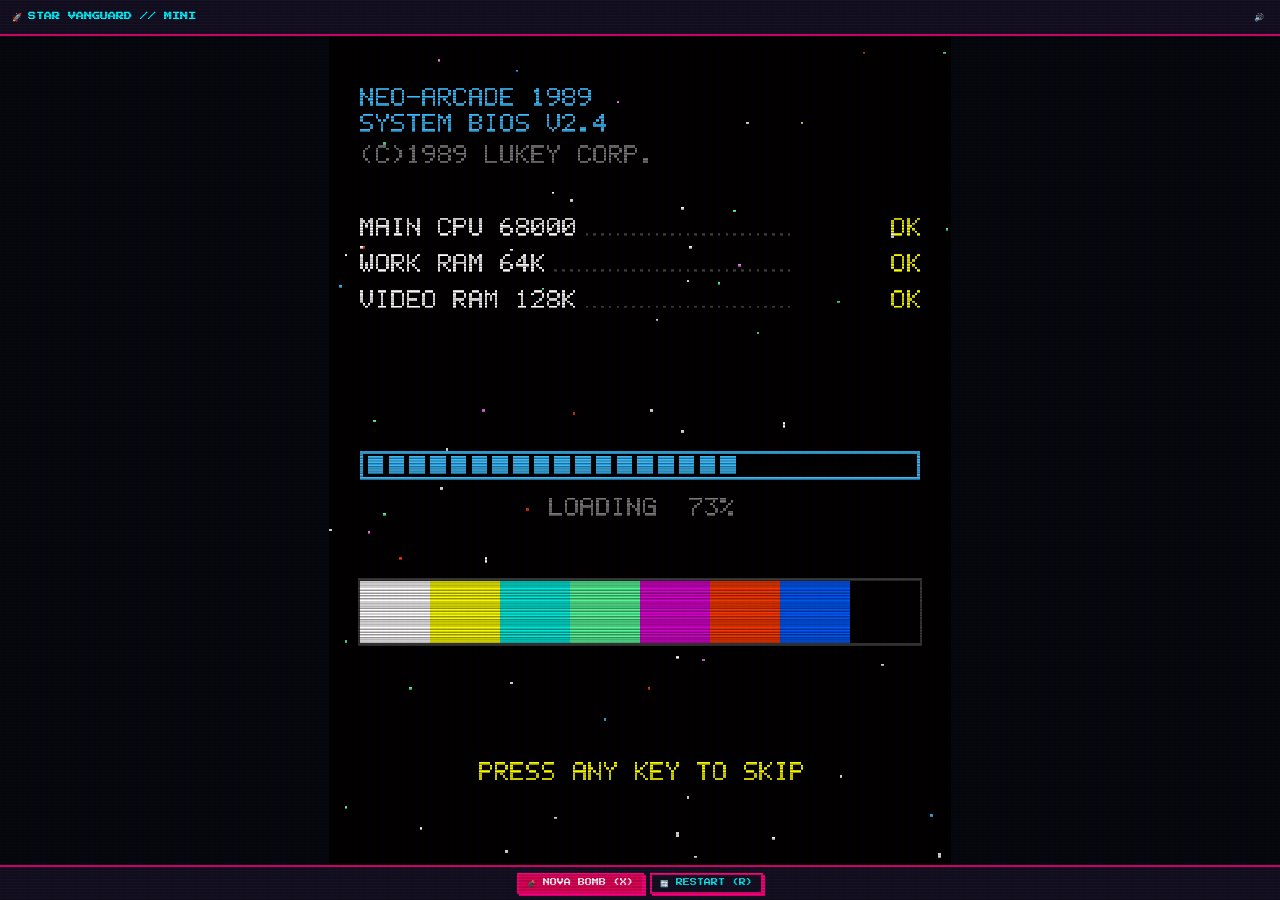
<file: space_popup.html>
<!DOCTYPE html>
<html lang="en">
<head>
  <meta charset="UTF-8">
  <meta name="viewport" content="width=device-width, initial-scale=1.0">
  <title>Star Vanguard (Mini Arcade)</title>
  <link rel="stylesheet" href="css/style.css">
  <style>
    body {
      background: #020408;
      margin: 0;
      padding: 0;
      display: flex;
      flex-direction: column;
      height: 100vh;
      overflow: hidden;
      justify-content: space-between;
    }
    .popup-header {
      background: var(--panel-bg);
      border-bottom: 2px solid var(--panel-border);
      padding: 8px 12px;
      display: flex;
      justify-content: space-between;
      align-items: center;
      font-size: 8px;
    }
    .canvas-container {
      flex: 1;
      display: flex;
      justify-content: center;
      align-items: center;
      overflow: hidden;
      background: #06080e;
    }
    #space-canvas {
      height: 100%;
      width: auto;
      max-width: 100%;
      object-fit: contain;
    }
    .popup-toolbar {
      background: var(--panel-bg);
      border-top: 2px solid var(--panel-border);
      padding: 6px 10px;
      display: flex;
      justify-content: center;
      gap: 6px;
    }
  </style>
</head>
<body data-theme="cyberpunk">
  <div class="crt-overlay"></div>

  <header class="popup-header">
    <div style="font-weight: bold; color: var(--text-main); display: flex; align-items: center; gap: 6px;">
      <span>🚀</span> STAR VANGUARD // MINI
    </div>
    <div style="display: flex; gap: 6px;">
      <button id="btn-pop-pause" class="hdr-btn" title="Pause (P)">?</button>
      <button id="btn-pop-audio" class="hdr-btn" title="Mute (M)">🔊</button>
    </div>
  </header>

  <div class="canvas-container" id="space-game-container">
    <canvas id="space-canvas" width="480" height="640"></canvas>
  </div>

  <footer class="popup-toolbar">
    <button id="btn-pop-bomb" class="retro-btn" style="background: #e40058; color: #fff; font-size: 7px; padding: 4px 8px;">
      💣 NOVA BOMB (X)
    </button>
    <button id="btn-pop-restart" class="retro-btn" style="font-size: 7px; padding: 4px 8px;">
      🔄 RESTART (R)
    </button>
  </footer>

  <script src="js/space_sprites.js"></script>
  <script src="js/space_pixel.js"></script>
  <script src="js/space_audio.js"></script>
  <script src="js/space_engine.js"></script>
  <script src="js/space_ui.js"></script>
  <script>
    let spaceUI = null;
    window.addEventListener('DOMContentLoaded', () => {
      spaceUI = new SpaceUI('space-game-container', true);
      spaceUI.audio.startBGM();

      document.getElementById('btn-pop-bomb')?.addEventListener('click', () => {
        spaceUI.engine.triggerNovaBomb();
      });

      document.getElementById('btn-pop-pause')?.addEventListener('click', () => {
        spaceUI.togglePause();
        const btn = document.getElementById('btn-pop-pause');
        if (btn) btn.textContent = spaceUI.engine.isPaused ? '?' : '?';
      });

      document.getElementById('btn-pop-restart')?.addEventListener('click', () => {
        spaceUI.engine.resetGame();
      });

      document.getElementById('btn-pop-audio')?.addEventListener('click', () => {
        const isMuted = spaceUI.audio.toggleMute();
        const btn = document.getElementById('btn-pop-audio');
        if (btn) btn.textContent = isMuted ? '🔇' : '🔊';
      });
    });
  </script>
</body>
</html>
</file>
<file: css/style.css>
/* ==========================================================================
   RETRO CLASSIC TETRIS - STYLESHEET
   Themes: Game Boy (1989), NES Classic, Cyberpunk Synthwave, Matrix Terminal
   Features: Draggable floating popup, Minimize-to-Pill, CRT Scanlines, 8-Bit HUD
   ========================================================================== */

@import url('https://fonts.googleapis.com/css2?family=Press+Start+2P&family=Silkscreen:wght@400;700&family=VT323&display=swap');

:root {
  /* Default: Game Boy 1989 Theme */
  --bg-color: #8b956d;
  --panel-bg: #9bbc0f;
  --panel-border: #0f380f;
  --text-main: #0f380f;
  --text-muted: #306230;
  --accent-color: #8bac0f;
  --highlight-color: #0f380f;
  --grid-line: rgba(48, 98, 48, 0.25);
  
  /* Piece colors (Game Boy 4-tone palette) */
  --tet-I: #0f380f;
  --tet-J: #306230;
  --tet-L: #306230;
  --tet-O: #0f380f;
  --tet-S: #306230;
  --tet-T: #0f380f;
  --tet-Z: #306230;
  --tet-U: #0f380f;
  --tet-X: #306230;
  --tet-C: #0f380f;
  --tet-T5: #306230;
  --tet-W: #0f380f;
  --tet-I5: #306230;
  --tet-D1: #0f380f;
  --tet-ghost: rgba(48, 98, 48, 0.35);

  --font-pixel: 'Press Start 2P', 'Silkscreen', 'VT323', monospace;
  --font-alt: 'Silkscreen', monospace;
  --pixel-shadow: 2px 2px 0px #000;
  --ui-radius: 4px;
}

/* --- THEMES --- */

/* 1. NES Classic 1989 Theme */
body[data-theme="nes"] {
  --bg-color: #1a1a1a;
  --panel-bg: #282828;
  --panel-border: #bcbcbc;
  --text-main: #fcfcfc;
  --text-muted: #bcbcbc;
  --accent-color: #e40058;
  --highlight-color: #fce400;
  --grid-line: rgba(255, 255, 255, 0.08);

  --tet-I: #00f0f0;
  --tet-J: #0044f0;
  --tet-L: #f0a000;
  --tet-O: #f0f000;
  --tet-S: #00f000;
  --tet-T: #a000f0;
  --tet-Z: #f00000;
  --tet-U: #ff5500;
  --tet-X: #ff00aa;
  --tet-C: #ffd700;
  --tet-T5: #00ffcc;
  --tet-W: #9900ff;
  --tet-I5: #33ccff;
  --tet-D1: #ffffff;
  --tet-ghost: rgba(255, 255, 255, 0.25);
}

/* 2. Cyberpunk Synthwave Theme */
body[data-theme="cyberpunk"] {
  --bg-color: #0b0813;
  --panel-bg: #151124;
  --panel-border: #ff007f;
  --text-main: #00f3ff;
  --text-muted: #ff007f;
  --accent-color: #ffe600;
  --highlight-color: #00f3ff;
  --grid-line: rgba(0, 243, 255, 0.12);

  --tet-I: #00f3ff;
  --tet-J: #0066ff;
  --tet-L: #ff9900;
  --tet-O: #ffe600;
  --tet-S: #00ff66;
  --tet-T: #cc00ff;
  --tet-Z: #ff0055;
  --tet-U: #ff3366;
  --tet-X: #ff00ff;
  --tet-C: #ffcc00;
  --tet-T5: #00ffcc;
  --tet-W: #aa33ff;
  --tet-I5: #00ffff;
  --tet-D1: #ffffff;
  --tet-ghost: rgba(0, 243, 255, 0.3);
}

/* 3. Matrix Phosphor Terminal Theme */
body[data-theme="matrix"] {
  --bg-color: #020b04;
  --panel-bg: #051408;
  --panel-border: #00ff66;
  --text-main: #00ff66;
  --text-muted: #009933;
  --accent-color: #33ff88;
  --highlight-color: #ffffff;
  --grid-line: rgba(0, 255, 102, 0.15);

  --tet-I: #00ff66;
  --tet-J: #00cc55;
  --tet-L: #00aa44;
  --tet-O: #33ff88;
  --tet-S: #00ff66;
  --tet-T: #00cc55;
  --tet-Z: #00aa44;
  --tet-U: #00ff66;
  --tet-X: #33ff88;
  --tet-C: #00cc55;
  --tet-T5: #00aa44;
  --tet-W: #33ff88;
  --tet-I5: #00ff66;
  --tet-D1: #ffffff;
  --tet-ghost: rgba(0, 255, 102, 0.25);
}

/* --- BASE STYLES --- */

* {
  box-sizing: border-box;
  margin: 0;
  padding: 0;
  user-select: none;
  -webkit-user-select: none;
}

body {
  background-color: var(--bg-color);
  color: var(--text-main);
  font-family: var(--font-pixel);
  font-size: 10px;
  line-height: 1.4;
  min-height: 100vh;
  overflow: hidden;
  transition: background-color 0.25s ease, color 0.25s ease;
}

/* CRT Screen Shader Overlay */
.crt-overlay {
  pointer-events: none;
  position: fixed;
  top: 0;
  left: 0;
  width: 100vw;
  height: 100vh;
  z-index: 9999;
  background: linear-gradient(
    rgba(18, 16, 16, 0) 50%, 
    rgba(0, 0, 0, 0.22) 50%
  ), linear-gradient(
    90deg,
    rgba(255, 0, 0, 0.03),
    rgba(0, 255, 0, 0.01),
    rgba(0, 0, 255, 0.03)
  );
  background-size: 100% 3px, 6px 100%;
  opacity: 0.85;
}

body.no-crt .crt-overlay {
  display: none;
}

/* --- RETRO ARCADE PORTAL & MENU HUB STYLES --- */

.portal-nav {
  width: 100%;
  max-width: 1100px;
  display: flex;
  justify-content: space-between;
  align-items: center;
  padding: 12px 20px;
  background: var(--panel-bg);
  border: 3px solid var(--panel-border);
  box-shadow: 4px 4px 0px rgba(0, 0, 0, 0.4);
  margin-bottom: 24px;
}

.portal-logo {
  display: flex;
  align-items: center;
  gap: 10px;
  font-size: 14px;
  font-weight: bold;
  letter-spacing: 2px;
  color: var(--text-main);
  text-shadow: var(--pixel-shadow);
}

.portal-nav-actions {
  display: flex;
  align-items: center;
  gap: 10px;
}

.workspace-container {
  display: flex;
  flex-direction: column;
  align-items: center;
  min-height: 100vh;
  padding: 24px 20px 80px 20px;
  width: 100%;
  max-width: 1140px;
  margin: 0 auto;
}

.portal-hero {
  text-align: center;
  margin-bottom: 28px;
}

.portal-hero-title {
  font-size: 24px;
  letter-spacing: 3px;
  color: var(--text-main);
  text-shadow: var(--pixel-shadow);
  margin-bottom: 8px;
}

.portal-hero-sub {
  font-family: var(--font-alt);
  font-size: 12px;
  color: var(--text-muted);
  max-width: 650px;
  line-height: 1.6;
}

/* Mode Selection Cards Grid */
.mode-cards-grid {
  display: grid;
  grid-template-columns: repeat(auto-fit, minmax(240px, 1fr));
  gap: 16px;
  width: 100%;
  margin-bottom: 32px;
}

.mode-card {
  background: var(--panel-bg);
  border: 3px solid var(--panel-border);
  box-shadow: 5px 5px 0px rgba(0, 0, 0, 0.4);
  padding: 16px;
  display: flex;
  flex-direction: column;
  justify-content: space-between;
  position: relative;
  transition: transform 0.1s ease, box-shadow 0.1s ease, border-color 0.15s ease;
}

.mode-card:hover {
  transform: translate(-2px, -2px);
  box-shadow: 7px 7px 0px var(--panel-border);
  border-color: var(--highlight-color);
}

.mode-card-header {
  display: flex;
  justify-content: space-between;
  align-items: center;
  margin-bottom: 10px;
}

.mode-tag {
  font-size: 7px;
  background: var(--bg-color);
  border: 1px solid var(--panel-border);
  padding: 2px 6px;
  border-radius: 2px;
}

.mode-card-title {
  font-size: 11px;
  margin-bottom: 6px;
  color: var(--text-main);
  display: flex;
  align-items: center;
  gap: 6px;
}

.mode-card-desc {
  font-family: var(--font-alt);
  font-size: 10px;
  color: var(--text-muted);
  line-height: 1.5;
  margin-bottom: 12px;
  flex-grow: 1;
}

.mode-card-stat {
  font-size: 8px;
  background: var(--bg-color);
  padding: 6px 8px;
  border: 1px solid var(--panel-border);
  margin-bottom: 12px;
  display: flex;
  justify-content: space-between;
}

.mode-card-stat b {
  color: var(--highlight-color);
}

/* Hub 2-Column Dashboard Grid */
.portal-dashboard-grid {
  display: grid;
  grid-template-columns: 1fr 1fr;
  gap: 20px;
  width: 100%;
  margin-bottom: 32px;
}

@media (max-width: 860px) {
  .portal-dashboard-grid {
    grid-template-columns: 1fr;
  }
}

.portal-card {
  background: var(--panel-bg);
  border: 3px solid var(--panel-border);
  box-shadow: 5px 5px 0px rgba(0, 0, 0, 0.4);
  display: flex;
  flex-direction: column;
}

.portal-card-header {
  background: var(--panel-border);
  color: var(--panel-bg);
  padding: 8px 12px;
  font-size: 9px;
  font-weight: bold;
  display: flex;
  justify-content: space-between;
  align-items: center;
}

.portal-card-body {
  padding: 16px;
  display: flex;
  flex-direction: column;
  gap: 14px;
}

/* Chiptune Jukebox & Equalizer */
.jukebox-screen {
  background: var(--bg-color);
  border: 2px solid var(--panel-border);
  padding: 12px;
  display: flex;
  flex-direction: column;
  gap: 8px;
}

.eq-container {
  display: flex;
  align-items: flex-end;
  gap: 4px;
  height: 24px;
  padding: 2px;
  background: rgba(0,0,0,0.1);
}

.eq-bar {
  flex: 1;
  background: var(--accent-color);
  height: 20%;
  transition: height 0.15s ease;
}

.eq-bar.playing {
  animation: eq-bounce 0.6s infinite alternate ease-in-out;
}
.eq-bar:nth-child(2) { animation-delay: 0.1s; }
.eq-bar:nth-child(3) { animation-delay: 0.25s; }
.eq-bar:nth-child(4) { animation-delay: 0.15s; }
.eq-bar:nth-child(5) { animation-delay: 0.3s; }
.eq-bar:nth-child(6) { animation-delay: 0.05s; }
.eq-bar:nth-child(7) { animation-delay: 0.2s; }
.eq-bar:nth-child(8) { animation-delay: 0.35s; }

@keyframes eq-bounce {
  0% { height: 15%; }
  50% { height: 90%; }
  100% { height: 35%; }
}

.sfx-grid {
  display: grid;
  grid-template-columns: repeat(3, 1fr);
  gap: 6px;
}

/* Pomodoro Dashboard */
.pomo-dashboard {
  background: var(--bg-color);
  border: 2px solid var(--panel-border);
  padding: 16px;
  text-align: center;
  display: flex;
  flex-direction: column;
  align-items: center;
  gap: 10px;
}

.pomo-large-clock {
  font-size: 26px;
  font-weight: bold;
  letter-spacing: 3px;
  color: var(--text-main);
  text-shadow: 2px 2px 0px var(--panel-border);
  font-family: var(--font-pixel);
}

.pomo-status-tag {
  font-size: 8px;
  padding: 3px 8px;
  border-radius: 2px;
  background: var(--accent-color);
  color: #fff;
}

.retro-textarea {
  width: 100%;
  height: 60px;
  background: var(--bg-color);
  border: 2px solid var(--panel-border);
  color: var(--text-main);
  font-family: var(--font-alt);
  font-size: 11px;
  padding: 8px;
  resize: none;
  outline: none;
}

/* Shape Laboratory Grid */
.shape-lab-grid {
  display: grid;
  grid-template-columns: repeat(auto-fill, minmax(65px, 1fr));
  gap: 8px;
}

.shape-lab-card {
  background: var(--bg-color);
  border: 2px solid var(--panel-border);
  padding: 6px;
  text-align: center;
  display: flex;
  flex-direction: column;
  align-items: center;
  cursor: pointer;
  transition: transform 0.1s ease, border-color 0.15s ease;
}

.shape-lab-card:hover {
  transform: translateY(-2px);
  border-color: var(--highlight-color);
}

.shape-lab-canvas {
  width: 48px;
  height: 48px;
  image-rendering: pixelated;
}

.shape-lab-name {
  font-size: 7px;
  margin-top: 4px;
  font-weight: bold;
}

/* Retro Arcade Buttons */
.retro-btn {
  background: var(--panel-bg);
  color: var(--text-main);
  border: 2px solid var(--panel-border);
  box-shadow: 2px 2px 0px var(--panel-border);
  padding: 8px 14px;
  font-family: var(--font-pixel);
  font-size: 9px;
  cursor: pointer;
  outline: none;
  display: inline-flex;
  align-items: center;
  justify-content: center;
  gap: 6px;
  transition: transform 0.05s ease, box-shadow 0.05s ease, background-color 0.15s ease;
}

.retro-btn:hover {
  background: var(--accent-color);
  color: #fff;
}

.retro-btn:active {
  transform: translate(2px, 2px);
  box-shadow: 0px 0px 0px var(--panel-border);
}

.retro-btn.primary {
  border-color: var(--highlight-color);
  color: var(--highlight-color);
}

/* --- FLOATING POPUP WIDGET --- */

.tetris-widget {
  position: fixed;
  bottom: 24px;
  right: 24px;
  width: 360px;
  background: var(--panel-bg);
  border: 4px solid var(--panel-border);
  box-shadow: 6px 6px 0px rgba(0, 0, 0, 0.4);
  z-index: 1000;
  display: flex;
  flex-direction: column;
  border-radius: var(--ui-radius);
  transition: transform 0.2s cubic-bezier(0.2, 0.9, 0.3, 1.1), opacity 0.2s ease;
}

.tetris-widget.minimized {
  transform: translateY(120%);
  opacity: 0;
  pointer-events: none;
}

/* Floating Window Header */
.widget-header {
  background: var(--panel-border);
  color: var(--panel-bg);
  padding: 6px 8px;
  display: flex;
  justify-content: space-between;
  align-items: center;
  cursor: grab;
  font-size: 8px;
  letter-spacing: 1px;
}

.widget-header:active {
  cursor: grabbing;
}

.widget-title {
  display: flex;
  align-items: center;
  gap: 6px;
  font-weight: bold;
}

.widget-controls {
  display: flex;
  gap: 4px;
}

.hdr-btn {
  background: transparent;
  border: 1px solid var(--panel-bg);
  color: var(--panel-bg);
  width: 18px;
  height: 18px;
  font-family: var(--font-pixel);
  font-size: 8px;
  display: flex;
  align-items: center;
  justify-content: center;
  cursor: pointer;
  padding: 0;
}

.hdr-btn:hover {
  background: var(--panel-bg);
  color: var(--panel-border);
}

/* Widget Main Body */
.widget-body {
  display: flex;
  padding: 10px;
  gap: 10px;
  justify-content: center;
  align-items: flex-start;
  background: var(--panel-bg);
}

/* Side Panels (Hold & Next) */
.side-panel {
  display: flex;
  flex-direction: column;
  gap: 8px;
  width: 76px;
}

.side-box {
  background: var(--bg-color);
  border: 2px solid var(--panel-border);
  padding: 6px 4px;
  text-align: center;
}

.side-box-title {
  font-size: 7px;
  color: var(--text-muted);
  margin-bottom: 4px;
  letter-spacing: 1px;
}

.side-canvas {
  width: 60px;
  height: 60px;
  image-rendering: pixelated;
  image-rendering: crisp-edges;
  display: block;
  margin: 0 auto;
}

.side-canvas.tall {
  height: 110px;
}

/* Stat Box */
.stat-box {
  background: var(--bg-color);
  border: 2px solid var(--panel-border);
  padding: 6px 4px;
  text-align: center;
}

.stat-label {
  font-size: 6px;
  color: var(--text-muted);
  margin-bottom: 2px;
}

.stat-value {
  font-size: 9px;
  font-weight: bold;
  color: var(--text-main);
  word-break: break-all;
}

/* Game Matrix Screen */
.matrix-container {
  position: relative;
  background: var(--bg-color);
  border: 3px solid var(--panel-border);
  box-shadow: inset 2px 2px 0px rgba(0,0,0,0.25);
  display: flex;
  align-items: center;
  justify-content: center;
}

#tetris-canvas {
  display: block;
  image-rendering: pixelated;
  image-rendering: crisp-edges;
}

/* Matrix Overlays (Pause, Game Over, Resume) */
.matrix-overlay {
  position: absolute;
  top: 0;
  left: 0;
  width: 100%;
  height: 100%;
  background: rgba(0, 0, 0, 0.85);
  color: #fff;
  display: none;
  flex-direction: column;
  align-items: center;
  justify-content: center;
  padding: 12px;
  text-align: center;
  z-index: 10;
}

.matrix-overlay.active {
  display: flex;
}

.overlay-title {
  font-size: 12px;
  margin-bottom: 8px;
  color: var(--accent-color);
  text-shadow: var(--pixel-shadow);
  animation: blink 1s infinite alternate;
}

.overlay-sub {
  font-size: 7px;
  color: #ccc;
  margin-bottom: 12px;
  line-height: 1.4;
}

@keyframes blink {
  0% { opacity: 1; }
  100% { opacity: 0.6; }
}

/* Line Clear Popup Banner */
.line-clear-badge {
  position: absolute;
  top: 40%;
  left: 50%;
  transform: translate(-50%, -50%) scale(0);
  background: var(--highlight-color);
  color: var(--panel-bg);
  border: 2px solid var(--panel-border);
  padding: 6px 10px;
  font-size: 9px;
  font-weight: bold;
  pointer-events: none;
  z-index: 15;
  transition: transform 0.15s cubic-bezier(0.18, 0.89, 0.32, 1.28), opacity 0.2s ease;
  opacity: 0;
}

.line-clear-badge.show {
  transform: translate(-50%, -50%) scale(1.1);
  opacity: 1;
}

/* Bottom Controls / Toolbar */
.widget-footer {
  background: var(--panel-bg);
  border-top: 2px solid var(--panel-border);
  padding: 6px 10px;
  display: flex;
  justify-content: space-between;
  align-items: center;
  gap: 6px;
}

.touch-controls {
  display: grid;
  grid-template-columns: repeat(4, 1fr);
  gap: 4px;
  padding: 4px 10px 10px 10px;
}

.touch-btn {
  background: var(--bg-color);
  color: var(--text-main);
  border: 2px solid var(--panel-border);
  font-family: var(--font-pixel);
  font-size: 8px;
  padding: 8px 0;
  text-align: center;
  cursor: pointer;
  box-shadow: 2px 2px 0px var(--panel-border);
}

.touch-btn:active {
  transform: translate(1px, 1px);
  box-shadow: 0px 0px 0px;
}

/* --- MINIMIZED PILL (Bottom-Right Dock) --- */

.tetris-pill {
  position: fixed;
  bottom: 20px;
  right: 20px;
  background: var(--panel-bg);
  border: 3px solid var(--panel-border);
  box-shadow: 4px 4px 0px rgba(0, 0, 0, 0.4);
  padding: 8px 14px;
  display: none;
  align-items: center;
  gap: 10px;
  cursor: pointer;
  z-index: 999;
  border-radius: var(--ui-radius);
  animation: pulse-border 2s infinite ease;
}

.tetris-pill.active {
  display: flex;
}

.tetris-pill:hover {
  background: var(--accent-color);
  color: #fff;
}

.pill-title {
  font-size: 8px;
  font-weight: bold;
}

.pill-stat {
  font-size: 7px;
  color: var(--text-muted);
}

@keyframes pulse-border {
  0%, 100% { border-color: var(--panel-border); }
  50% { border-color: var(--accent-color); }
}

/* --- MODAL DIALOGS (Settings, Stats & History) --- */

.retro-modal {
  position: fixed;
  top: 50%;
  left: 50%;
  transform: translate(-50%, -50%) scale(0.95);
  width: 90%;
  max-width: 380px;
  background: var(--panel-bg);
  border: 4px solid var(--panel-border);
  box-shadow: 8px 8px 0px rgba(0, 0, 0, 0.6);
  z-index: 2000;
  display: none;
  flex-direction: column;
  max-height: 85vh;
  border-radius: var(--ui-radius);
}

.retro-modal.active {
  display: flex;
  transform: translate(-50%, -50%) scale(1);
}

.modal-header {
  background: var(--panel-border);
  color: var(--panel-bg);
  padding: 8px;
  display: flex;
  justify-content: space-between;
  align-items: center;
  font-size: 9px;
}

.modal-body {
  padding: 12px;
  overflow-y: auto;
  display: flex;
  flex-direction: column;
  gap: 12px;
}

.modal-section-title {
  font-size: 8px;
  color: var(--text-muted);
  border-bottom: 2px dashed var(--panel-border);
  padding-bottom: 4px;
  margin-bottom: 4px;
}

.setting-row {
  display: flex;
  justify-content: space-between;
  align-items: center;
  font-size: 8px;
}

.setting-select, .setting-input {
  background: var(--bg-color);
  color: var(--text-main);
  border: 2px solid var(--panel-border);
  font-family: var(--font-pixel);
  font-size: 7px;
  padding: 4px 6px;
  outline: none;
}

/* Piece Distribution Graph */
.piece-bars {
  display: flex;
  flex-direction: column;
  gap: 6px;
}

.piece-bar-row {
  display: flex;
  align-items: center;
  gap: 6px;
  font-size: 7px;
}

.piece-label {
  width: 14px;
  font-weight: bold;
}

.bar-track {
  flex: 1;
  background: var(--bg-color);
  height: 12px;
  border: 1px solid var(--panel-border);
  position: relative;
}

.bar-fill {
  background: var(--accent-color);
  height: 100%;
  width: 0%;
  transition: width 0.3s ease;
}

.piece-count {
  width: 32px;
  text-align: right;
}

.modal-backdrop {
  position: fixed;
  top: 0;
  left: 0;
  width: 100vw;
  height: 100vh;
  background: rgba(0, 0, 0, 0.6);
  z-index: 1999;
  display: none;
}

.modal-backdrop.active {
  display: block;
}

/* Widget Sizing Presets */
.tetris-widget.size-compact {
  width: 320px;
}
.tetris-widget.size-normal {
  width: 360px;
}
.tetris-widget.size-large {
  width: 430px;
}

/* Screen Shake Animation */
@keyframes screen-shake {
  0% { transform: translate(0, 0); }
  25% { transform: translate(-3px, 4px); }
  50% { transform: translate(3px, -3px); }
  75% { transform: translate(-2px, 2px); }
  100% { transform: translate(0, 0); }
}
.matrix-container.shake {
  animation: screen-shake 0.16s cubic-bezier(0.36, 0.07, 0.19, 0.97);
}

/* Pomodoro Badge */
.pomo-badge {
  background: var(--accent-color);
  color: #fff;
  padding: 2px 6px;
  border-radius: 2px;
  font-size: 7px;
  margin-left: 6px;
  display: none;
  align-items: center;
  gap: 4px;
  cursor: pointer;
}
.pomo-badge.active {
  display: inline-flex;
}
.pomo-badge.break {
  background: #ff3333;
  animation: blink 0.8s infinite alternate;
}

/* Keybinding Customizer */
.keybind-list {
  display: flex;
  flex-direction: column;
  gap: 4px;
}
.keybind-row {
  display: flex;
  justify-content: space-between;
  align-items: center;
  font-size: 7px;
  padding: 3px 0;
  border-bottom: 1px dotted var(--grid-line);
}
.keybind-btn {
  background: var(--bg-color);
  border: 2px solid var(--panel-border);
  color: var(--text-main);
  font-family: var(--font-pixel);
  font-size: 7px;
  padding: 3px 8px;
  cursor: pointer;
  min-width: 70px;
  text-align: center;
  box-shadow: 1px 1px 0px var(--panel-border);
}
.keybind-btn:hover {
  background: var(--accent-color);
  color: #fff;
}
.keybind-btn.recording {
  background: var(--accent-color);
  color: #fff;
  animation: blink 0.5s infinite alternate;
  border-color: #ffff00;
}

/* Mode Badges */
.mode-badge {
  font-size: 7px;
  color: var(--accent-color);
  font-weight: bold;
}

/* Responsive adjustments */
@media (max-width: 480px) {
  .tetris-widget {
    width: calc(100vw - 20px) !important;
    right: 10px;
    bottom: 10px;
  }
}

/* ==========================================================================
   ARCADE GAME SWITCHER (TETRIS-89 <---> NOVA STRIKE)
   ========================================================================== */
.arcade-switcher {
  display: flex;
  background: rgba(0, 0, 0, 0.5);
  border: 2px solid var(--panel-border);
  padding: 2px;
  gap: 4px;
}

.game-tab-btn {
  background: transparent;
  border: 1px solid transparent;
  color: var(--text-muted);
  font-family: var(--font-pixel);
  font-size: 8px;
  padding: 6px 12px;
  cursor: pointer;
  display: flex;
  align-items: center;
  gap: 6px;
  transition: all 0.2s ease;
  user-select: none;
}

.game-tab-btn:hover {
  color: var(--text-main);
  background: rgba(255, 255, 255, 0.08);
}

.game-tab-btn.active {
  background: var(--panel-border);
  color: #ffffff;
  border-color: #ffffff;
  box-shadow: 0 0 10px rgba(0, 240, 240, 0.4);
  font-weight: bold;
}

/* Nova Strike Arcade Arena Container */
.space-view-container {
  display: none;
  width: 100%;
  max-width: 960px;
  margin: 0 auto;
  flex-direction: column;
  align-items: center;
  gap: 20px;
  animation: fadeIn 0.3s ease;
}

.space-view-container.active {
  display: flex;
}

.space-cabinet-layout {
  display: grid;
  grid-template-columns: auto 240px;
  gap: 20px;
  width: 100%;
  justify-content: center;
}

@media (max-width: 820px) {
  .space-cabinet-layout {
    grid-template-columns: 1fr;
    align-items: center;
  }
}

.space-arcade-frame {
  position: relative;
  background: #020408;
  border: 4px solid var(--panel-border);
  box-shadow: 0 0 25px rgba(0, 240, 240, 0.25), inset 0 0 20px rgba(0, 0, 0, 0.8);
  border-radius: 4px;
  overflow: hidden;
  display: flex;
  justify-content: center;
  align-items: center;
  padding: 4px;
}

#space-canvas {
  display: block;
  background: #06080e;
  image-rendering: pixelated;
  max-width: 100%;
}

/* Sidebar Dashboard for Nova Strike */
.space-side-panel {
  display: flex;
  flex-direction: column;
  gap: 16px;
}

.space-card {
  background: var(--panel-bg);
  border: 2px solid var(--panel-border);
  padding: 12px;
  box-shadow: 3px 3px 0px rgba(0, 0, 0, 0.4);
}

.space-card-title {
  font-size: 8px;
  font-weight: bold;
  color: var(--text-main);
  border-bottom: 1px dashed var(--panel-border);
  padding-bottom: 6px;
  margin-bottom: 10px;
  display: flex;
  justify-content: space-between;
  align-items: center;
}

.powerup-row {
  display: flex;
  align-items: center;
  gap: 8px;
  font-size: 7px;
  margin-bottom: 6px;
}

.powerup-badge {
  display: inline-block;
  width: 22px;
  height: 22px;
  border-radius: 50%;
  text-align: center;
  line-height: 20px;
  font-size: 8px;
  font-weight: bold;
  border: 1px solid currentColor;
}

.space-action-bar {
  display: flex;
  gap: 8px;
  flex-wrap: wrap;
  width: 100%;
  justify-content: center;
}
</file>
